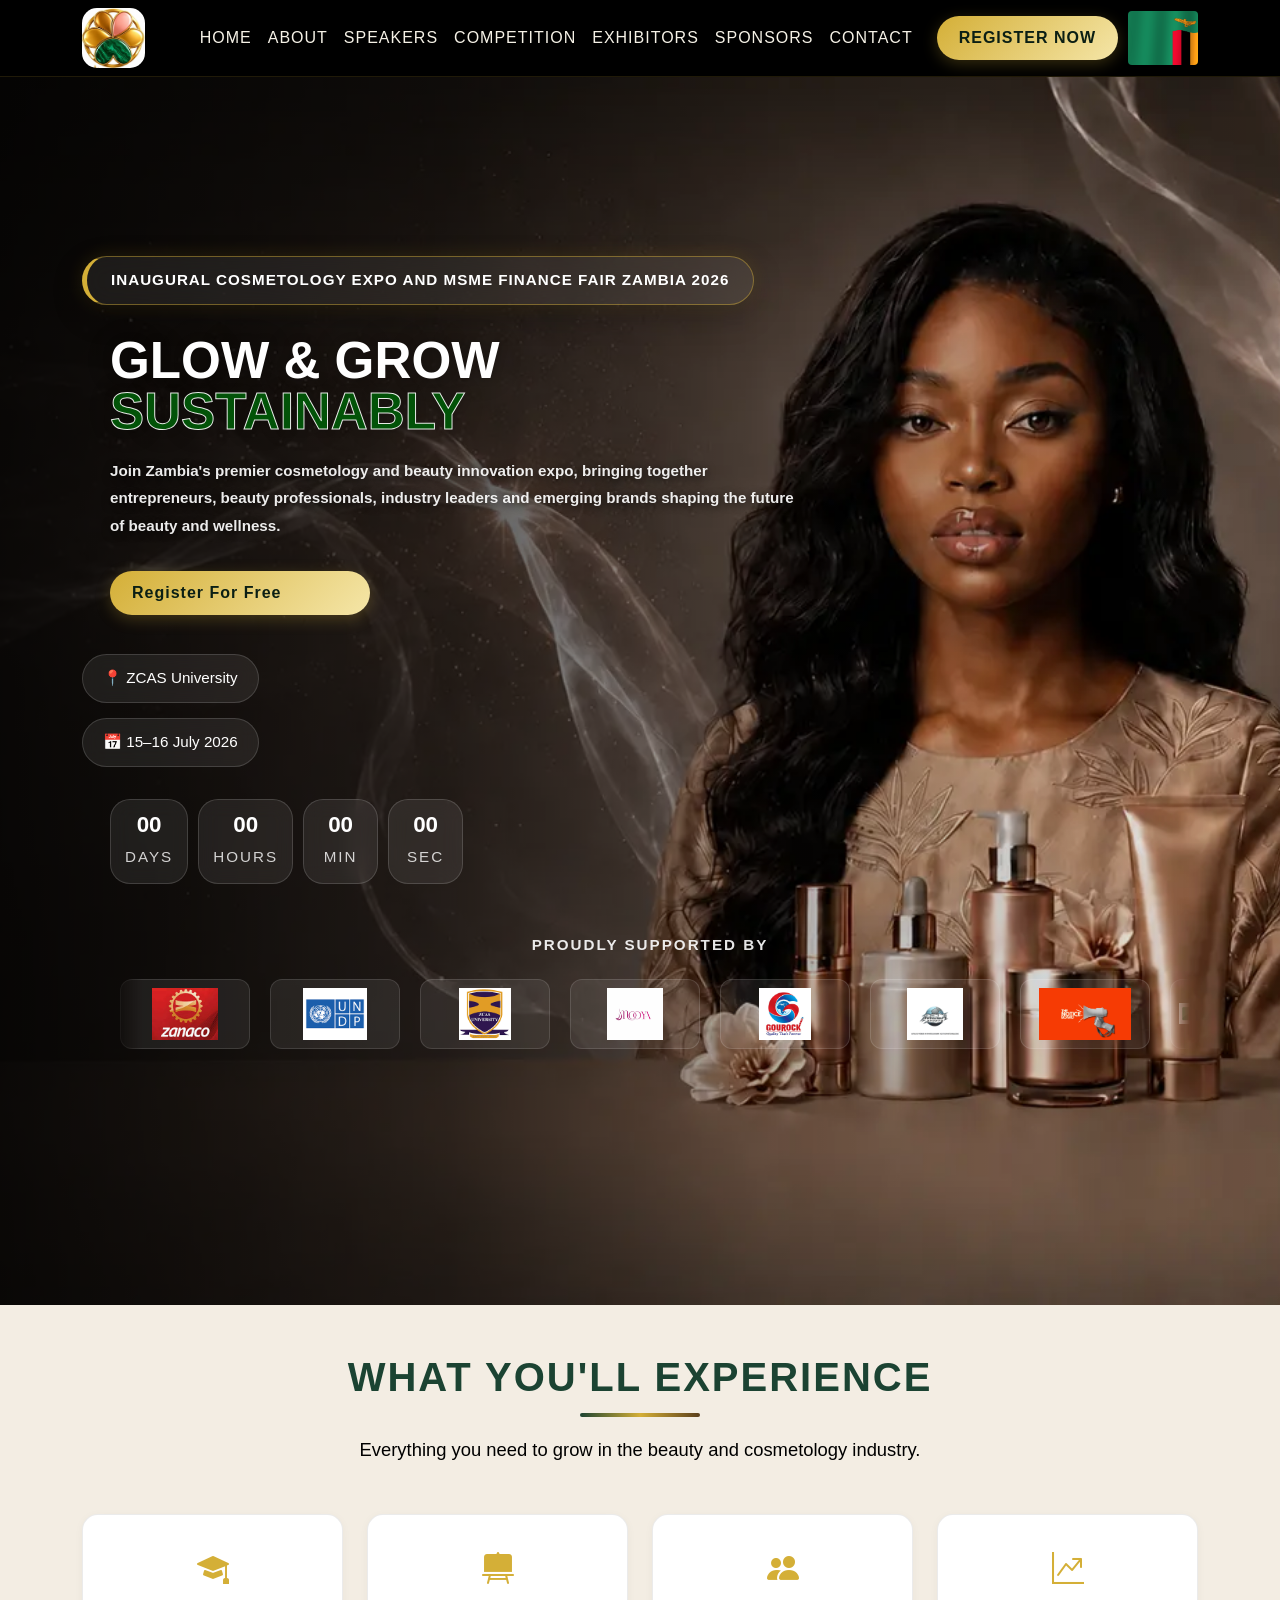
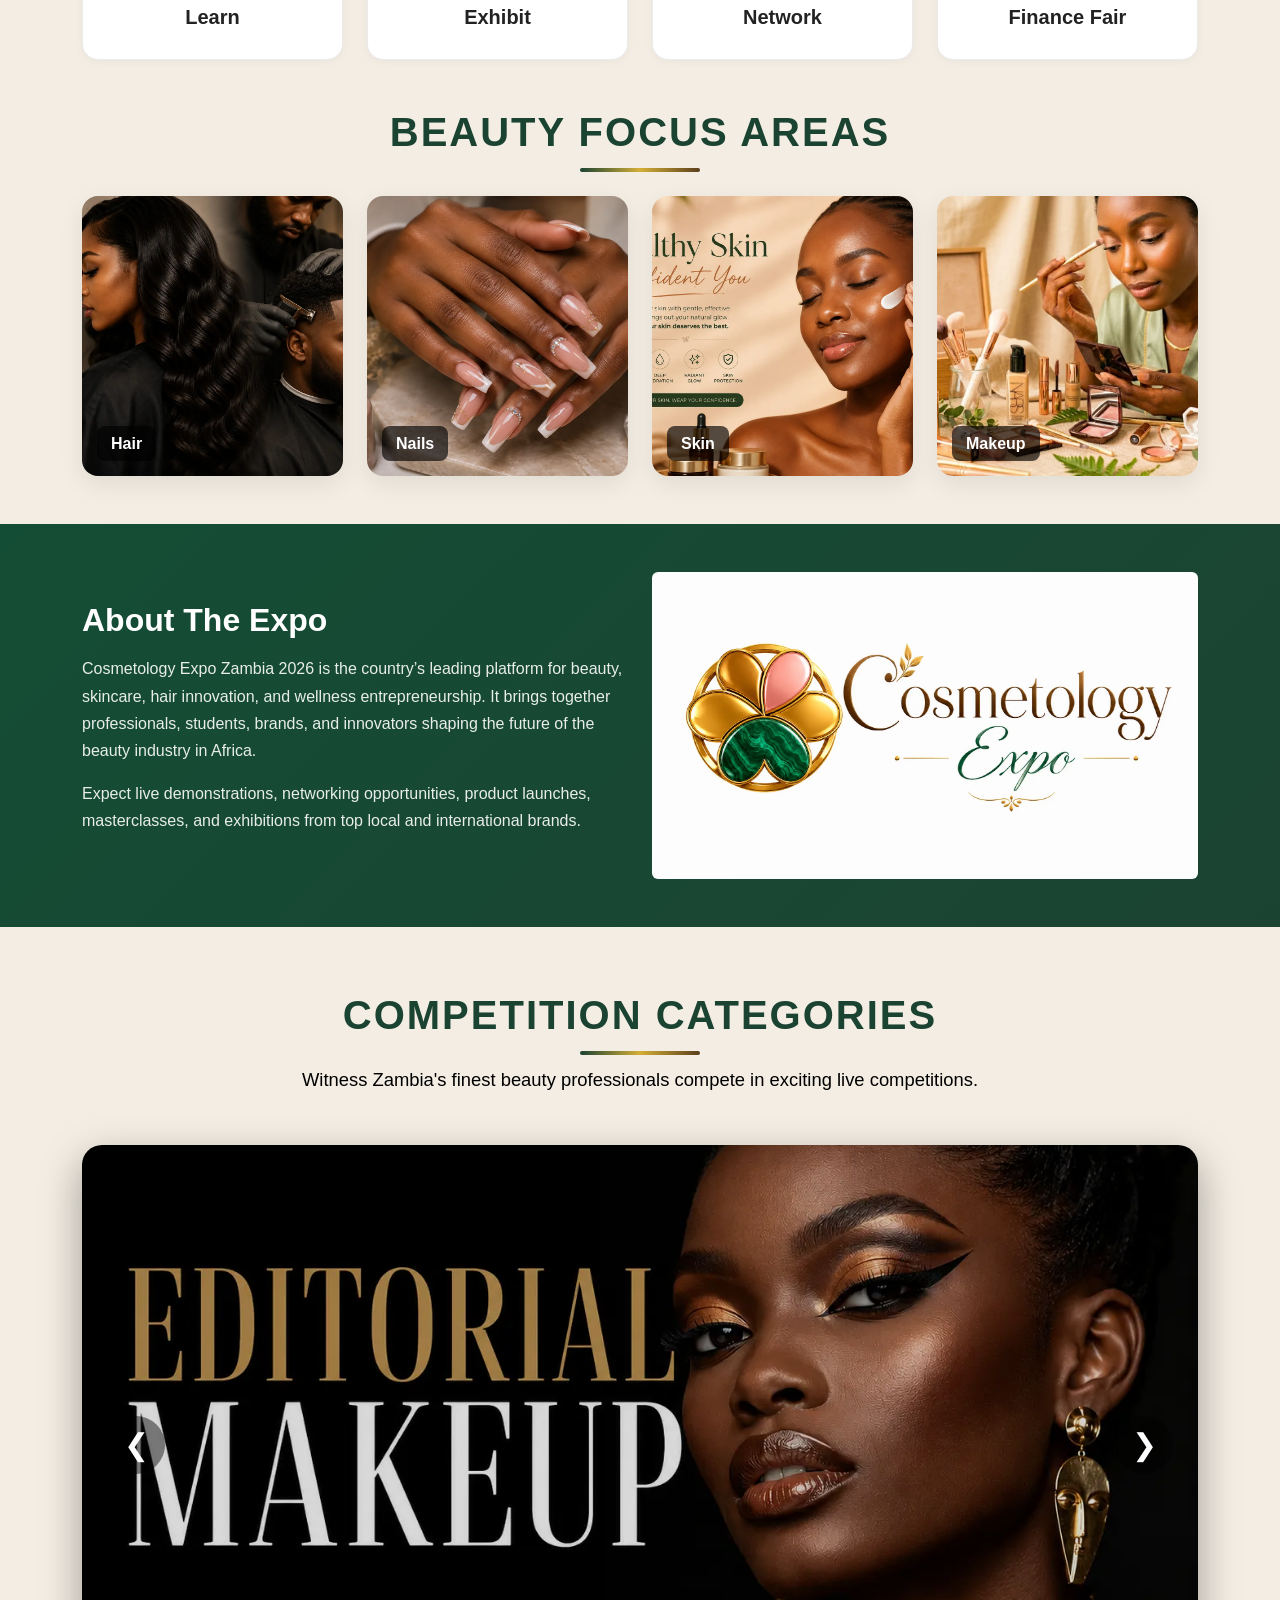
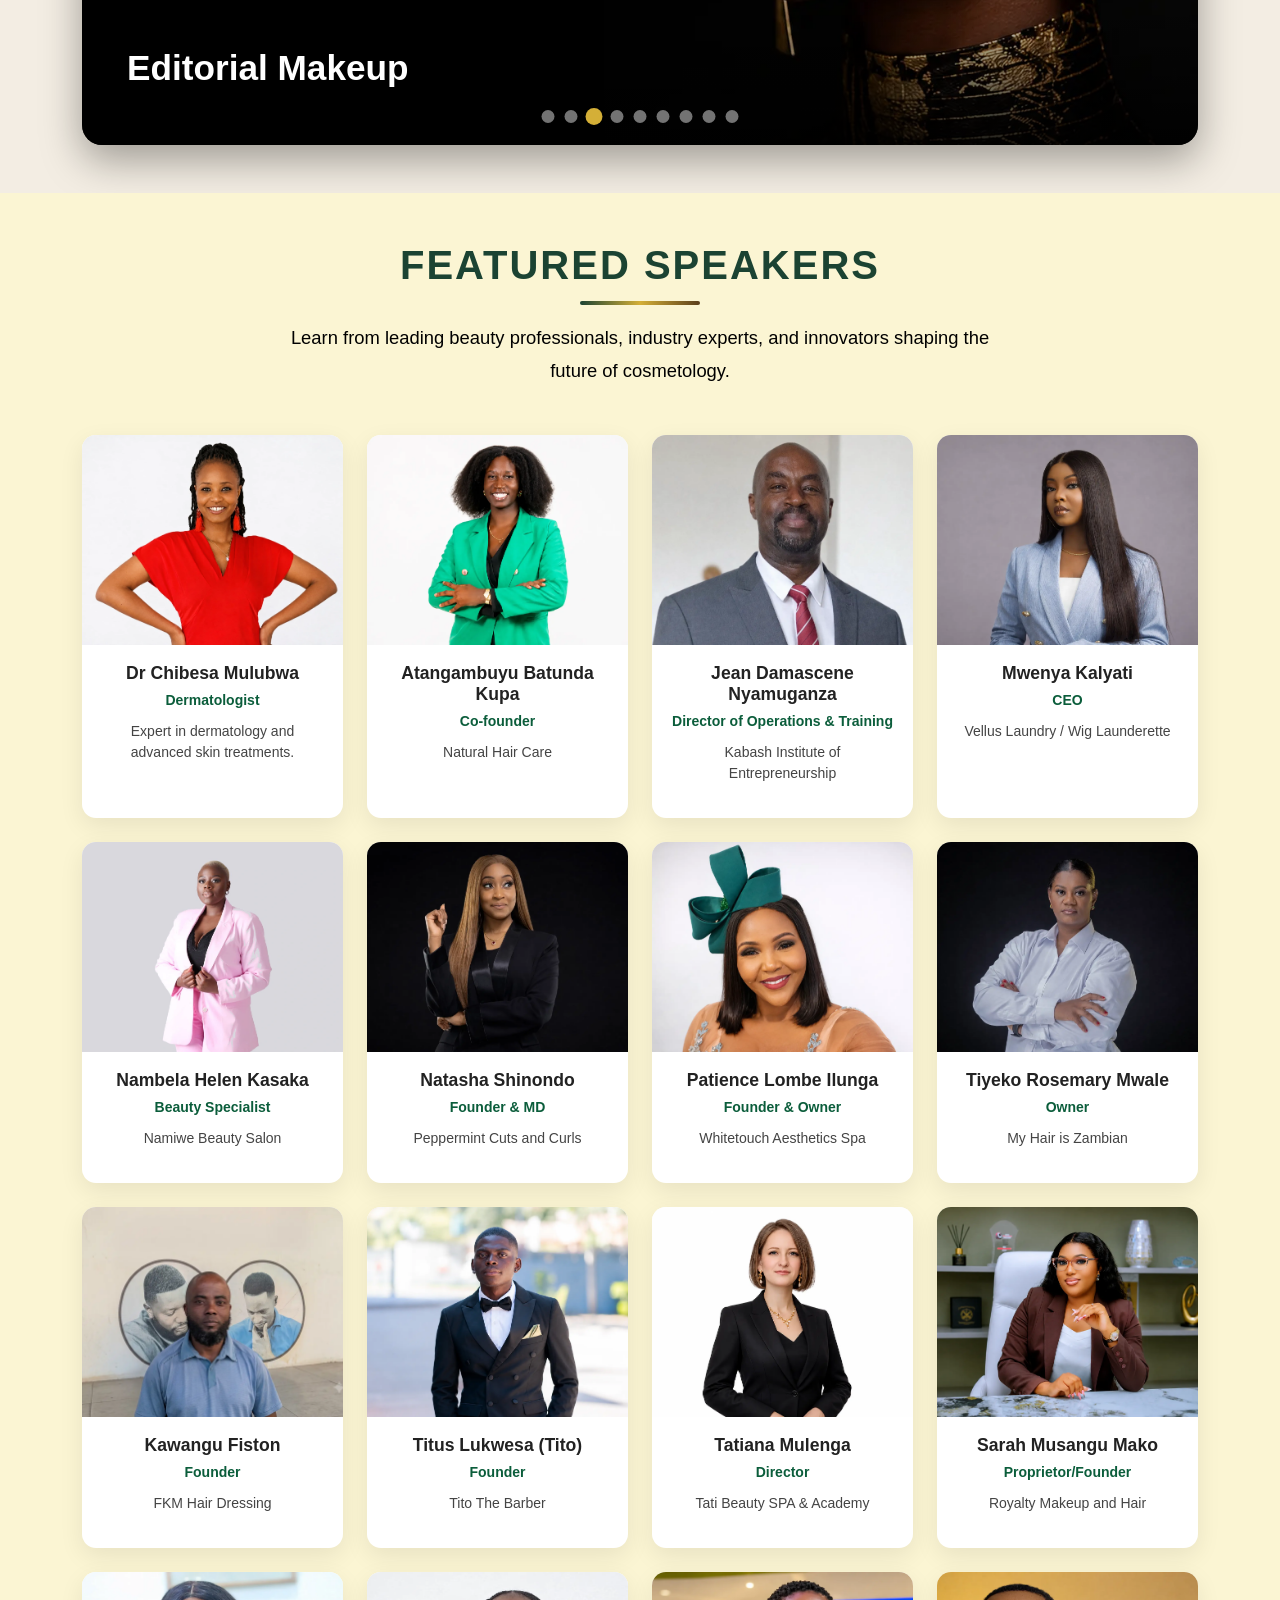
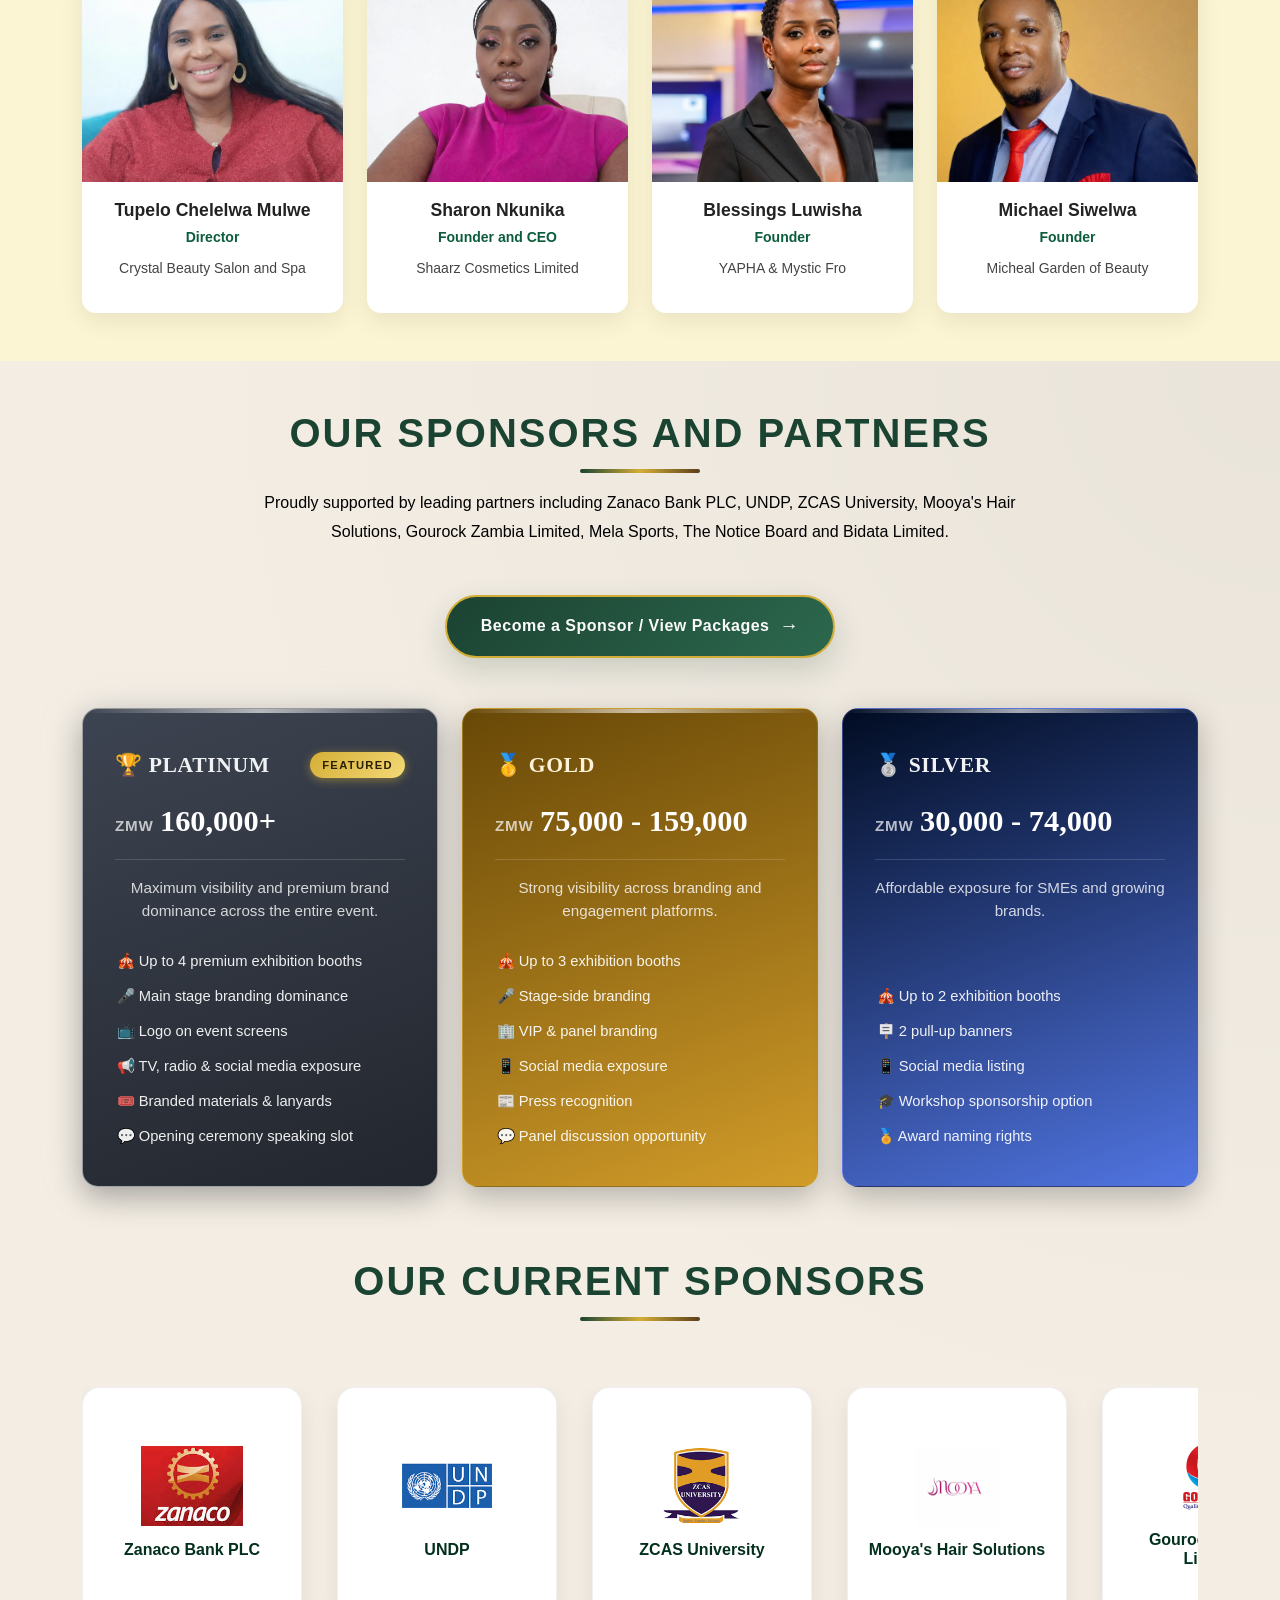
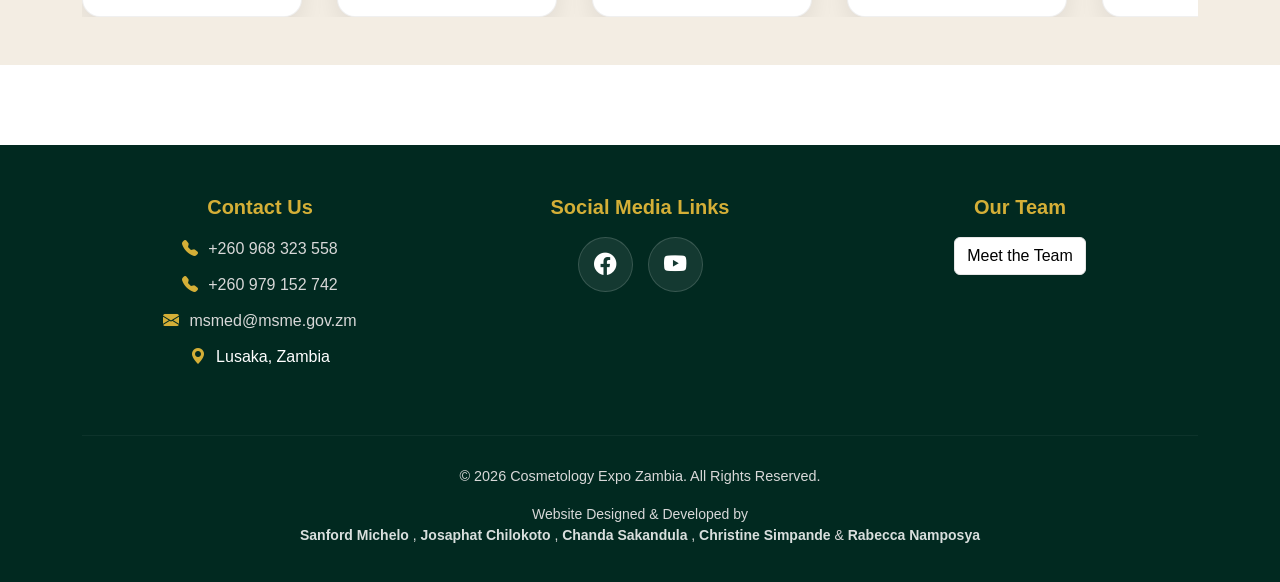
<file: index.html>
<!doctype html>
<html lang="en">
  <head>
    <meta charset="UTF-8" />
    <meta name="viewport" content="width=device-width, initial-scale=1.0" />

    <title>Cosmetology Expo Zambia 2026</title>

    <link
      href="https://cdn.jsdelivr.net/npm/bootstrap@5.3.8/dist/css/bootstrap.min.css"
      rel="stylesheet"
      integrity="sha384-sRIl4kxILFvY47J16cr9ZwB07vP4J8+LH7qKQnuqkuIAvNWLzeN8tE5YBujZqJLB"
      crossorigin="anonymous"
    />

    <link
      href="https://cdn.jsdelivr.net/npm/bootstrap-icons@1.11.3/font/bootstrap-icons.css"
      rel="stylesheet"
    />
    <link rel="stylesheet" href="style.css" />
    <link rel="stylesheet" href="footer.css" />
  </head>
  <body>
    <!-- NAVBAR -->
    <nav class="navbar navbar-expand-lg navbar-dark fixed-top">
      <div class="container">
        <!-- Logo -->
        <a class="navbar-brand" href="index.html">
          <img
            src="images/logo.jpg"
            alt="SME Expo 2026 Logo"
            class="navbar-logo"
          />
        </a>

        <!-- Mobile Toggle -->
        <button
          class="navbar-toggler"
          type="button"
          data-bs-toggle="collapse"
          data-bs-target="#nav"
          aria-controls="nav"
          aria-expanded="false"
          aria-label="Toggle navigation"
        >
          <span class="navbar-toggler-icon"></span>
        </button>

        <!-- Navigation -->
        <div class="collapse navbar-collapse" id="nav">
          <ul class="navbar-nav ms-auto">
            <li class="nav-item">
              <a class="nav-link" href="index.html">HOME</a>
            </li>

            <li class="nav-item">
              <a class="nav-link" href="about_page/about.html">ABOUT</a>
            </li>

            <li class="nav-item">
              <a class="nav-link" href="#speakers">SPEAKERS</a>
            </li>

            <li class="nav-item">
              <a class="nav-link" href="competition_page/competition.html">
                COMPETITION
              </a>
            </li>

            <li class="nav-item">
              <a class="nav-link" href="exhibitor_page/exhibitor.html">
                EXHIBITORS
              </a>
            </li>

            <li class="nav-item">
              <a class="nav-link" href="sponsor_page/sponsor.html">
                SPONSORS
              </a>
            </li>

            <li class="nav-item">
              <a class="nav-link" href="#contact">CONTACT</a>
            </li>
          </ul>

          <!-- REGISTER + FLAG -->
          <a
            href="register_page/register.html"
            class="ms-lg-3 register-wrapper"
          >
            <button class="btn pink-btn text-white">REGISTER NOW</button>

            <!-- Zambian Flag -->
            <img
              src="images/zambia_flag_waving_loop.gif"
              alt="Zambia Flag"
              class="zambia-flag"
            />
          </a>
        </div>
      </div>
    </nav>
    <!-- HERO SECTION -->
    <section id="home" class="hero">
      <div class="container">
        <div class="hero-content">
          <div class="hero-tag">
            Inaugural Cosmetology EXPO and MSME Finance Fair Zambia 2026
          </div>

          <div class="hero-heading">
            <h1 class="hero-title">
              Glow & Grow
              <span class="hero-outline">Sustainably</span>
            </h1>

            <p class="hero-description">
              Join Zambia's premier cosmetology and beauty innovation expo,
              bringing together entrepreneurs, beauty professionals, industry
              leaders and emerging brands shaping the future of beauty and
              wellness.
            </p>

            <div class="hero-actions">
              <a href="register_page/register.html" class="hero-btn">
                Register For Free
              </a>
            </div>
          </div>

          <div class="hero-info">
            <div class="info-pill">📍 ZCAS University</div>
            <div class="info-pill">📅 15–16 July 2026</div>
          </div>

          <!-- COUNTDOWN -->
          <div class="countdown-card">
            <div class="time-box">
              <span id="days">27</span>
              <small>Days</small>
            </div>

            <div class="time-box">
              <span id="hours">05</span>
              <small>Hours</small>
            </div>

            <div class="time-box">
              <span id="minutes">38</span>
              <small>Min</small>
            </div>

            <div class="time-box">
              <span id="seconds">78</span>
              <small>Sec</small>
            </div>
          </div>
          <!-- SPONSORS -->
          <div class="hero-sponsors">
            <p class="hero-sponsors-title">Proudly Supported By</p>

            <div class="hero-sponsors-slider">
              <div class="hero-sponsors-track">
                <!-- ===== FIRST SET ===== -->

                <a
                  href="https://www.zanaco.co.zm"
                  target="_blank"
                  class="hero-sponsor"
                >
                  <img src="images/zanaco.jpg" alt="ZANACO Bank" />
                </a>

                <a
                  href="https://www.undp.org/"
                  target="_blank"
                  class="hero-sponsor"
                >
                  <img src="images/undp.png" alt="UNDP" />
                </a>

                <a
                  href="https://zcasu.edu.zm/"
                  target="_blank"
                  class="hero-sponsor"
                >
                  <img src="images/zicas.png" alt="ZCAS University" />
                </a>

                <a
                  href="https://web.facebook.com/mooyashair"
                  target="_blank"
                  class="hero-sponsor"
                >
                  <img src="images/mooya.png" alt="Mooya's Hair Solutions" />
                </a>

                <a
                  href="https://web.facebook.com/GourockZambiaLtd/?_rdc=1&_rdr#"
                  target="_blank"
                  class="hero-sponsor"
                >
                  <img src="images/gourock.jpg" alt="Gourock Zambia Limited" />
                </a>

                <a
                  href="https://web.facebook.com/yamika.anamela/?_rdc=1&_rdr#"
                  target="_blank"
                  class="hero-sponsor"
                >
                  <img src="images/mela_sports.jpeg" alt="Mela Sports" />
                </a>

                <a
                  href="https://web.facebook.com/thenoticeboardzm/?_rdc=1&_rdr#"
                  target="_blank"
                  class="hero-sponsor"
                >
                  <img
                    src="images/the_notice_board.jpeg"
                    alt="The Notice Board"
                  />
                </a>

                <a
                  href="http://bidata.co.zm"
                  target="_blank"
                  class="hero-sponsor"
                >
                  <img src="images/bidata.png" alt="BiData Limited" />
                </a>

                <!-- ===== DUPLICATE FOR SMOOTH LOOP ===== -->

                <a
                  href="https://www.zanaco.co.zm"
                  target="_blank"
                  class="hero-sponsor"
                >
                  <img src="images/zanaco.jpg" alt="ZANACO Bank" />
                </a>

                <a
                  href="https://www.undp.org/"
                  target="_blank"
                  class="hero-sponsor"
                >
                  <img src="images/undp.png" alt="UNDP" />
                </a>

                <a
                  href="https://zcasu.edu.zm/"
                  target="_blank"
                  class="hero-sponsor"
                >
                  <img src="images/zicas.png" alt="ZCAS University" />
                </a>

                <a
                  href="https://web.facebook.com/mooyashair"
                  target="_blank"
                  class="hero-sponsor"
                >
                  <img src="images/mooya.png" alt="Mooya's Hair Solutions" />
                </a>

                <a
                  href="https://web.facebook.com/GourockZambiaLtd/?_rdc=1&_rdr#"
                  target="_blank"
                  class="hero-sponsor"
                >
                  <img src="images/gourock.jpg" alt="Gourock Zambia Limited" />
                </a>

                <a
                  href="https://web.facebook.com/yamika.anamela/?_rdc=1&_rdr#"
                  target="_blank"
                  class="hero-sponsor"
                >
                  <img src="images/mela_sports.jpeg" alt="Mela Sports" />
                </a>

                <a
                  href="https://web.facebook.com/thenoticeboardzm/?_rdc=1&_rdr#"
                  target="_blank"
                  class="hero-sponsor"
                >
                  <img
                    src="images/the_notice_board.jpeg"
                    alt="The Notice Board"
                  />
                </a>

                <a
                  href="http://bidata.co.zm"
                  target="_blank"
                  class="hero-sponsor"
                >
                  <img src="images/bidata.png" alt="BiData Limited" />
                </a>
              </div>
            </div>
          </div>
        </div>
      </div>
    </section>
    <!-- VALUE SECTION (Learn • Exhibit • Network • Grow) -->
    <section class="value-section py-5">
      <div class="container text-center">
        <h2 class="expo-title mb-3">What You'll Experience</h2>

        <p class="expo-subtitle mb-5">
          Everything you need to grow in the beauty and cosmetology industry.
        </p>
        <!-- 4 CORE WORDS -->
        <div class="row g-4 mb-5">
          <div class="col-md-3 col-6">
            <div class="value-box">
              <i class="bi bi-mortarboard-fill"></i>
              <h5>Learn</h5>
            </div>
          </div>

          <div class="col-md-3 col-6">
            <div class="value-box">
              <i class="bi bi-easel2-fill"></i>
              <h5>Exhibit</h5>
            </div>
          </div>

          <div class="col-md-3 col-6">
            <div class="value-box">
              <i class="bi bi-people-fill"></i>
              <h5>Network</h5>
            </div>
          </div>

          <div class="col-md-3 col-6">
            <div class="value-box">
              <i class="bi bi-graph-up-arrow"></i>
              <h5>Finance Fair</h5>
            </div>
          </div>
        </div>
        <!-- BEAUTY CATEGORIES -->
        <h3 class="focus-areas-title mb-4">Beauty Focus Areas</h3>

        <div class="row g-4 justify-content-center">
          <div class="col-12 col-md-6 col-lg-3">
            <div class="beauty-card">
              <img src="images/hair.webp" alt="Hair" />
              <h6>Hair</h6>
            </div>
          </div>

          <div class="col-12 col-md-6 col-lg-3">
            <div class="beauty-card">
              <img src="images/nails.webp" alt="Nails" />
              <h6>Nails</h6>
            </div>
          </div>

          <div class="col-12 col-md-6 col-lg-3">
            <div class="beauty-card">
              <img src="images/skin.webp" alt="Skin" />
              <h6>Skin</h6>
            </div>
          </div>

          <div class="col-12 col-md-6 col-lg-3">
            <div class="beauty-card">
              <img src="images/makeup.webp" alt="Makeup" />
              <h6>Makeup</h6>
            </div>
          </div>
        </div>
      </div>
    </section>

    <!-- HOME ABOUT SECTION -->
    <section id="home-about" class="home-about-section py-5">
      <div class="container">
        <div class="row align-items-center">
          <div class="col-md-6 home-about-content">
            <h2 class="home-about-title mb-3">About The Expo</h2>

            <p class="home-about-text">
              Cosmetology Expo Zambia 2026 is the country’s leading platform for
              beauty, skincare, hair innovation, and wellness entrepreneurship.
              It brings together professionals, students, brands, and innovators
              shaping the future of the beauty industry in Africa.
            </p>

            <p class="home-about-text">
              Expect live demonstrations, networking opportunities, product
              launches, masterclasses, and exhibitions from top local and
              international brands.
            </p>
          </div>
          <div class="col-md-6 home-about-image">
            <img
              src="images/about.webp"
              class="img-fluid rounded home-about-img"
              alt="About Expo"
            />
          </div>
        </div>
      </div>
    </section>
    <!-- ==========================================
     COMPETITION CATEGORIES
========================================== -->
    <section class="competition-section py-5">
      <div class="container">
        <div class="text-center mb-5">
          <h2 class="expo-title mt-3">Competition Categories</h2>

          <p class="expo-subtitle">
            Witness Zambia's finest beauty professionals compete in exciting
            live competitions.
          </p>
        </div>

        <div class="competition-slider">
          <div class="competition-slides">
            <!-- Logo -->
            <div class="competition-slide competition-active">
              <img src="images/about.webp" alt="Bridal Makeup" />
              <div class="competition-slide-content">
                <h3>Cosmetology Expo 2026</h3>
              </div>
            </div>
            <!-- Bridal Makeup -->
            <div class="competition-slide competition-active">
              <img src="images/Bridal_pic.webp" alt="Bridal Makeup" />
              <div class="competition-slide-content">
                <h3>Bridal Makeup</h3>
              </div>
            </div>

            <!-- Editorial Makeup -->
            <div class="competition-slide">
              <img src="images/Editorial_Makeup.webp" alt="Editorial Makeup" />
              <div class="competition-slide-content">
                <h3>Editorial Makeup</h3>
              </div>
            </div>

            <!-- Nail Tech -->
            <div class="competition-slide">
              <img src="images/nail_tech.webp" alt="Nail Technology" />
              <div class="competition-slide-content">
                <h3>Nail Technology</h3>
              </div>
            </div>

            <!-- Barbering -->
            <div class="competition-slide">
              <img src="images/barber.webp" alt="Barbering" />
              <div class="competition-slide-content">
                <h3>Barbering</h3>
              </div>
            </div>

            <!-- Wig Installation -->
            <div class="competition-slide">
              <img src="images/wig.webp" alt="Wig Installation" />
              <div class="competition-slide-content">
                <h3>Wig Installation</h3>
              </div>
            </div>

            <!-- Natural Hair -->
            <div class="competition-slide">
              <img src="images/natural.webp" alt="Natural Hair" />
              <div class="competition-slide-content">
                <h3>Natural Hair</h3>
              </div>
            </div>

            <!-- Hair Braiding -->
            <div class="competition-slide">
              <img src="images/braiding.webp" alt="Hair Braiding" />
              <div class="competition-slide-content">
                <h3>Hair Braiding</h3>
              </div>
            </div>

            <!-- Eyebrow Grooming -->
            <div class="competition-slide">
              <img src="images/eyebrow_grooming.webp" alt="Spa and Massage" />
              <div class="competition-slide-content">
                <h3>Eyebrow Grooming</h3>
              </div>
            </div>
          </div>

          <button class="competition-prev" aria-label="Previous Slide">
            &#10094;
          </button>

          <button class="competition-next" aria-label="Next Slide">
            &#10095;
          </button>

          <div class="competition-dots"></div>
        </div>
      </div>
    </section>
    <!-- SPEAKERS SECTION -->
    <section id="speakers" class="py-5 speakers-section">
      <div class="container text-center">
        <h2 class="expo-title mb-3">Featured Speakers</h2>

        <p class="expo-subtitle mb-5">
          Learn from leading beauty professionals, industry experts, and
          innovators shaping the future of cosmetology.
        </p>

        <div class="row g-4">
          <!-- Speaker 1 -->
          <div class="col-lg-3 col-md-6 col-sm-12">
            <div class="speaker-card">
              <img src="images/chibesa.webp" alt="Dr Chibesa Mulubwa" />
              <div class="speaker-info">
                <h5>Dr Chibesa Mulubwa</h5>
                <small>Dermatologist</small>
                <p>Expert in dermatology and advanced skin treatments.</p>
              </div>
            </div>
          </div>

          <!-- Speaker 2 -->
          <div class="col-lg-3 col-md-6 col-sm-12">
            <div class="speaker-card">
              <img
                src="images/antangambuyu.webp"
                alt="Atangambuyu Batunda Kupa"
              />
              <div class="speaker-info">
                <h5>Atangambuyu Batunda Kupa</h5>
                <small>Co-founder</small>
                <p>Natural Hair Care</p>
              </div>
            </div>
          </div>

          <!-- Speaker 3 -->
          <div class="col-lg-3 col-md-6 col-sm-12">
            <div class="speaker-card">
              <img src="images/jean.webp" alt="Jean Damascene Nyamuganza" />
              <div class="speaker-info">
                <h5>Jean Damascene Nyamuganza</h5>
                <small>Director of Operations & Training</small>
                <p>Kabash Institute of Entrepreneurship</p>
              </div>
            </div>
          </div>

          <!-- Speaker 4 -->
          <div class="col-lg-3 col-md-6 col-sm-12">
            <div class="speaker-card">
              <img src="images/mwenya.webp" alt="Mwenya Kalyati" />
              <div class="speaker-info">
                <h5>Mwenya Kalyati</h5>
                <small>CEO</small>
                <p>Vellus Laundry / Wig Launderette</p>
              </div>
            </div>
          </div>

          <!-- Speaker 5 -->
          <div class="col-lg-3 col-md-6 col-sm-12">
            <div class="speaker-card">
              <img src="images/nambela.webp" alt="Nambela Helen Kasaka" />
              <div class="speaker-info">
                <h5>Nambela Helen Kasaka</h5>
                <small>Beauty Specialist</small>
                <p>Namiwe Beauty Salon</p>
              </div>
            </div>
          </div>

          <!-- Speaker 6 -->
          <div class="col-lg-3 col-md-6 col-sm-12">
            <div class="speaker-card">
              <img src="images/natasha.webp" alt="Natasha Shinondo" />
              <div class="speaker-info">
                <h5>Natasha Shinondo</h5>
                <small>Founder & MD</small>
                <p>Peppermint Cuts and Curls</p>
              </div>
            </div>
          </div>

          <!-- Speaker 7 -->
          <div class="col-lg-3 col-md-6 col-sm-12">
            <div class="speaker-card">
              <img src="images/patience.webp" alt="Patience Lombe Ilunga" />
              <div class="speaker-info">
                <h5>Patience Lombe Ilunga</h5>
                <small>Founder & Owner</small>
                <p>Whitetouch Aesthetics Spa</p>
              </div>
            </div>
          </div>

          <!-- Speaker 8 -->
          <div class="col-lg-3 col-md-6 col-sm-12">
            <div class="speaker-card">
              <img src="images/rosemary.webp" alt="Tiyeko Rosemary Mwale" />
              <div class="speaker-info">
                <h5>Tiyeko Rosemary Mwale</h5>
                <small>Owner</small>
                <p>My Hair is Zambian</p>
              </div>
            </div>
          </div>

          <!-- Speaker 9 -->
          <div class="col-lg-3 col-md-6 col-sm-12">
            <div class="speaker-card">
              <img src="images/fiston.webp" alt="Kawangu Fiston" />
              <div class="speaker-info">
                <h5>Kawangu Fiston</h5>
                <small>Founder</small>
                <p>FKM Hair Dressing</p>
              </div>
            </div>
          </div>

          <!-- Speaker 10 -->
          <div class="col-lg-3 col-md-6 col-sm-12">
            <div class="speaker-card">
              <img src="images/titus.webp" alt="Titus Lukwesa" />
              <div class="speaker-info">
                <h5>Titus Lukwesa (Tito)</h5>
                <small>Founder</small>
                <p>Tito The Barber</p>
              </div>
            </div>
          </div>

          <!-- Speaker 11 -->
          <div class="col-lg-3 col-md-6 col-sm-12">
            <div class="speaker-card">
              <img src="images/tatiana.webp" alt="Tatiana Mulenga" />
              <div class="speaker-info">
                <h5>Tatiana Mulenga</h5>
                <small>Director</small>
                <p>Tati Beauty SPA & Academy</p>
              </div>
            </div>
          </div>

          <!-- Speaker 12 -->
          <div class="col-lg-3 col-md-6 col-sm-12">
            <div class="speaker-card">
              <img src="images/sarah.webp" alt="Tatiana Mulenga" />
              <div class="speaker-info">
                <h5>Sarah Musangu Mako</h5>
                <small>Proprietor/Founder</small>
                <p>Royalty Makeup and Hair</p>
              </div>
            </div>
          </div>
          <!-- Speaker 13 -->
          <div class="col-lg-3 col-md-6 col-sm-12">
            <div class="speaker-card">
              <img src="images/tupelo.webp" alt="Tatiana Mulenga" />
              <div class="speaker-info">
                <h5>Tupelo Chelelwa Mulwe</h5>
                <small>Director</small>
                <p>Crystal Beauty Salon and Spa</p>
              </div>
            </div>
          </div>
          <!-- Speaker 14 -->
          <div class="col-lg-3 col-md-6 col-sm-12">
            <div class="speaker-card">
              <img src="images/sharon.webp" alt="Tatiana Mulenga" />
              <div class="speaker-info">
                <h5>Sharon Nkunika</h5>
                <small>Founder and CEO</small>
                <p>Shaarz Cosmetics Limited</p>
              </div>
            </div>
          </div>
          <!-- Speaker 15 -->
          <div class="col-lg-3 col-md-6 col-sm-12">
            <div class="speaker-card">
              <img src="images/blessings.webp" alt="Blessings Luwisha" />
              <div class="speaker-info">
                <h5>Blessings Luwisha</h5>
                <small>Founder</small>
                <p>YAPHA & Mystic Fro</p>
              </div>
            </div>
          </div>
          <!-- Speaker 16 -->
          <div class="col-lg-3 col-md-6 col-sm-12">
            <div class="speaker-card">
              <img src="images/michael.webp" alt="Michael Siwelwa" />
              <div class="speaker-info">
                <h5>Michael Siwelwa</h5>
                <small>Founder</small>
                <p>Micheal Garden of Beauty</p>
              </div>
            </div>
          </div>
        </div>
      </div>
    </section>
    <!-- =====================================================
     SPONSORS SECTION
===================================================== -->

    <section id="sponsors" class="sponsors-section py-5">
      <div class="container text-center">
        <!-- SECTION TITLE -->
        <h2 class="expo-title mb-3">Our Sponsors and Partners</h2>

        <!-- DESCRIPTION -->
        <p class="sponsor-subtext">
          Proudly supported by leading partners including Zanaco Bank PLC, UNDP,
          ZCAS University, Mooya's Hair Solutions, Gourock Zambia Limited, Mela
          Sports, The Notice Board and Bidata Limited.
        </p>

        <!-- SPONSOR CTA BUTTON -->
        <a href="sponsor_page/sponsor.html" class="expo-sponsor-cta-btn">
          Become a Sponsor / View Packages
        </a>

        <!-- =====================================================
         SPONSORSHIP PACKAGES
    ====================================================== -->

        <div class="row g-4 justify-content-center">
          <!-- PLATINUM PACKAGE -->
          <div class="col-lg-4 col-md-6">
            <div class="package-card platinum featured">
              <div class="package-header">
                <span class="package-label">🏆 PLATINUM</span>
                <span class="package-tag">FEATURED</span>
              </div>

              <div class="package-price">
                <span class="currency">ZMW</span>
                <span class="amount">160,000+</span>
              </div>

              <p class="package-description">
                Maximum visibility and premium brand dominance across the entire
                event.
              </p>

              <div class="package-features">
                <div class="feature">🎪 Up to 4 premium exhibition booths</div>
                <div class="feature">🎤 Main stage branding dominance</div>
                <div class="feature">📺 Logo on event screens</div>
                <div class="feature">📢 TV, radio & social media exposure</div>
                <div class="feature">🎟️ Branded materials & lanyards</div>
                <div class="feature">💬 Opening ceremony speaking slot</div>
              </div>
            </div>
          </div>

          <!-- GOLD PACKAGE -->
          <div class="col-lg-4 col-md-6">
            <div class="package-card gold">
              <div class="package-header">
                <span class="package-label">🥇 GOLD</span>
              </div>

              <div class="package-price">
                <span class="currency">ZMW</span>
                <span class="amount">75,000 - 159,000</span>
              </div>

              <p class="package-description">
                Strong visibility across branding and engagement platforms.
              </p>

              <div class="package-features">
                <div class="feature">🎪 Up to 3 exhibition booths</div>
                <div class="feature">🎤 Stage-side branding</div>
                <div class="feature">🏢 VIP & panel branding</div>
                <div class="feature">📱 Social media exposure</div>
                <div class="feature">📰 Press recognition</div>
                <div class="feature">💬 Panel discussion opportunity</div>
              </div>
            </div>
          </div>

          <!-- SILVER PACKAGE -->
          <div class="col-lg-4 col-md-6">
            <div class="package-card silver">
              <div class="package-header">
                <span class="package-label">🥈 SILVER</span>
              </div>

              <div class="package-price">
                <span class="currency">ZMW</span>
                <span class="amount">30,000 - 74,000</span>
              </div>

              <p class="package-description">
                Affordable exposure for SMEs and growing brands.
              </p>

              <div class="package-features">
                <div class="feature">🎪 Up to 2 exhibition booths</div>
                <div class="feature">🪧 2 pull-up banners</div>
                <div class="feature">📱 Social media listing</div>
                <div class="feature">🎓 Workshop sponsorship option</div>
                <div class="feature">🏅 Award naming rights</div>
              </div>
            </div>
          </div>
        </div>

        <!-- =====================================================
         CURRENT SPONSORS SLIDER
    ====================================================== -->

        <h2 class="expo-title sponsors-title mb-3">Our Current Sponsors</h2>

        <div class="sponsor-slider">
          <div class="sponsor-track">
            <!-- ZANACO -->
            <a
              href="https://www.zanaco.co.zm"
              target="_blank"
              class="sponsor-card zanaco"
            >
              <img src="images/zanaco.jpg" alt="ZANACO Bank" />

              <h6>Zanaco Bank PLC</h6>
            </a>

            <!-- UNDP -->
            <a
              href="https://www.undp.org/"
              target="_blank"
              class="sponsor-card undp"
            >
              <img src="images/undp.png" alt="UNDP" />

              <h6>UNDP</h6>
            </a>

            <!-- ZCAS -->
            <a
              href="https://zcasu.edu.zm/"
              target="_blank"
              class="sponsor-card zcas"
            >
              <img src="images/zicas.png" alt="ZCAS University" />

              <h6>ZCAS University</h6>
            </a>

            <!-- MOOYA -->
            <a
              href="https://web.facebook.com/mooyashair"
              target="_blank"
              class="sponsor-card"
            >
              <img src="images/mooya.png" alt="Mooya" />

              <h6>Mooya's Hair Solutions</h6>
            </a>

            <!-- GOUROCK -->
            <a
              href="https://web.facebook.com/GourockZambiaLtd/?_rdc=1&_rdr#"
              target="_blank"
              class="sponsor-card"
            >
              <img src="images/gourock.jpg" alt="Gourock" />

              <h6>Gourock Zambia Limited</h6>
            </a>

            <!-- MELA SPORTS -->
            <a
              href="https://web.facebook.com/yamika.anamela/?_rdc=1&_rdr#"
              target="_blank"
              class="sponsor-card"
            >
              <img src="images/mela_sports.jpeg" alt="MELA Sports" />

              <h6>MELA Sports</h6>
            </a>

            <!-- NOTICE BOARD -->
            <a
              href="https://web.facebook.com/thenoticeboardzm/?_rdc=1&_rdr#"
              target="_blank"
              class="sponsor-card"
            >
              <img src="images/the_notice_board.jpeg" alt="The Notice Board" />

              <h6>The Notice Board</h6>
            </a>

            <!-- BIDATA -->
            <a href="http://bidata.co.zm/" target="_blank" class="sponsor-card">
              <img src="images/bidata.png" alt="Bidata Limited" />

              <h6>Bidata Limited</h6>
            </a>
            <!-- LOOP DUPLICATE (FOR INFINITE SLIDER) -->

            <a
              href="https://www.zanaco.co.zm"
              target="_blank"
              class="sponsor-card"
            >
              <img src="images/zanaco.jpg" alt="ZANACO Bank" />
              <h6>Zanaco Bank PLC</h6>
            </a>

            <a
              href="https://www.undp.org/"
              target="_blank"
              class="sponsor-card"
            >
              <img src="images/undp.png" alt="UNDP" />
              <h6>UNDP</h6>
            </a>

            <a
              href="https://zcasu.edu.zm/"
              target="_blank"
              class="sponsor-card"
            >
              <img src="images/zicas.png" alt="ZCAS University" />
              <h6>ZCAS University</h6>
            </a>

            <a
              href="https://web.facebook.com/mooyashair"
              target="_blank"
              class="sponsor-card"
            >
              <img src="images/mooya.png" alt="Mooya" />
              <h6>Mooya's Hair Solutions</h6>
            </a>

            <a
              href="https://web.facebook.com/GourockZambiaLtd/?_rdc=1&_rdr#"
              target="_blank"
              class="sponsor-card"
            >
              <img src="images/gourock.jpg" alt="Gourock" />
              <h6>Gourock Zambia Limited</h6>
            </a>

            <a
              href="https://web.facebook.com/yamika.anamela/?_rdc=1&_rdr#"
              target="_blank"
              class="sponsor-card"
            >
              <img src="images/mela_sports.jpeg" alt="MELA Sports" />
              <h6>MELA Sports</h6>
            </a>

            <a
              href="https://web.facebook.com/thenoticeboardzm/?_rdc=1&_rdr#"
              target="_blank"
              class="sponsor-card"
            >
              <img src="images/the_notice_board.jpeg" alt="The Notice Board" />
              <h6>The Notice Board</h6>
            </a>

            <a href="http://bidata.co.zm/" target="_blank" class="sponsor-card">
              <img src="images/bidata.png" alt="Bidata Limited" />
              <h6>Bidata Limited</h6>
            </a>
          </div>
        </div>
      </div>
    </section>
    <!-- FOOTER -->

    <footer class="footer" id="contact">
      <div class="container">
        <div class="row text-center">
          <!-- Contact -->
          <div class="col-md-4 mb-4">
            <h5>Contact Us</h5>

            <div class="contact-item">
              <i class="bi bi-telephone-fill"></i>
              <a href="tel:+260968323558">+260 968 323 558</a>
            </div>

            <div class="contact-item">
              <i class="bi bi-telephone-fill"></i>
              <a href="tel:+260979152742">+260 979 152 742</a>
            </div>

            <div class="contact-item">
              <i class="bi bi-envelope-fill"></i>
              <a href="mailto:msmed@msme.gov.zm">msmed@msme.gov.zm</a>
            </div>

            <div class="contact-item">
              <i class="bi bi-geo-alt-fill"></i>
              <span>Lusaka, Zambia</span>
            </div>
          </div>

          <!-- Social Media -->
          <div class="col-md-4 mb-4">
            <h5>Social Media Links</h5>

            <div class="social-icons">
              <a
                href="https://web.facebook.com/p/Ministry-of-Small-and-Medium-Enterprise-Development-61553670876706/?_rdc=1&_rdr#"
                target="_blank"
              >
                <i class="bi bi-facebook"></i>
              </a>

              <a
                href="https://www.youtube.com/channel/UCl2kdPJ8ve2TBBOpsqI4Zig"
                target="_blank"
              >
                <i class="bi bi-youtube"></i>
              </a>
            </div>
          </div>

          <!-- Team -->
          <div class="col-md-4 mb-4">
            <h5>Our Team</h5>

            <a href="team_page/team.html" class="btn team-btn">
              Meet the Team
            </a>
          </div>
        </div>

        <hr />
        <div class="footer-bottom">
          <p>&copy; 2026 Cosmetology Expo Zambia. All Rights Reserved.</p>

          <p class="developer-credit">
            Website Designed & Developed by
            <br />

            <a href="https://sanfordmichelo.github.io/" target="_blank">
              Sanford Michelo </a
            >,

            <a
              href="https://chiloz.github.io/Chiloz/index.html"
              target="_blank"
            >
              Josaphat Chilokoto </a
            >,

            <a href="https://wa.me/260970012522" target="_blank">
              Chanda Sakandula </a
            >,

            <a href="https://wa.me/260772952588" target="_blank">
              Christine Simpande
            </a>

            &

            <a
              href="https://www.linkedin.com/in/rabecca-namposya-6597ba28b"
              target="_blank"
            >
              Rabecca Namposya
            </a>
          </p>
        </div>
      </div>
    </footer>
    <script src="script.js"></script>
    <script
      src="https://cdn.jsdelivr.net/npm/bootstrap@5.3.8/dist/js/bootstrap.bundle.min.js"
      integrity="sha384-FKyoEForCGlyvwx9Hj09JcYn3nv7wiPVlz7YYwJrWVcXK/BmnVDxM+D2scQbITxI"
      crossorigin="anonymous"
    ></script>
  </body>
</html>
</file>
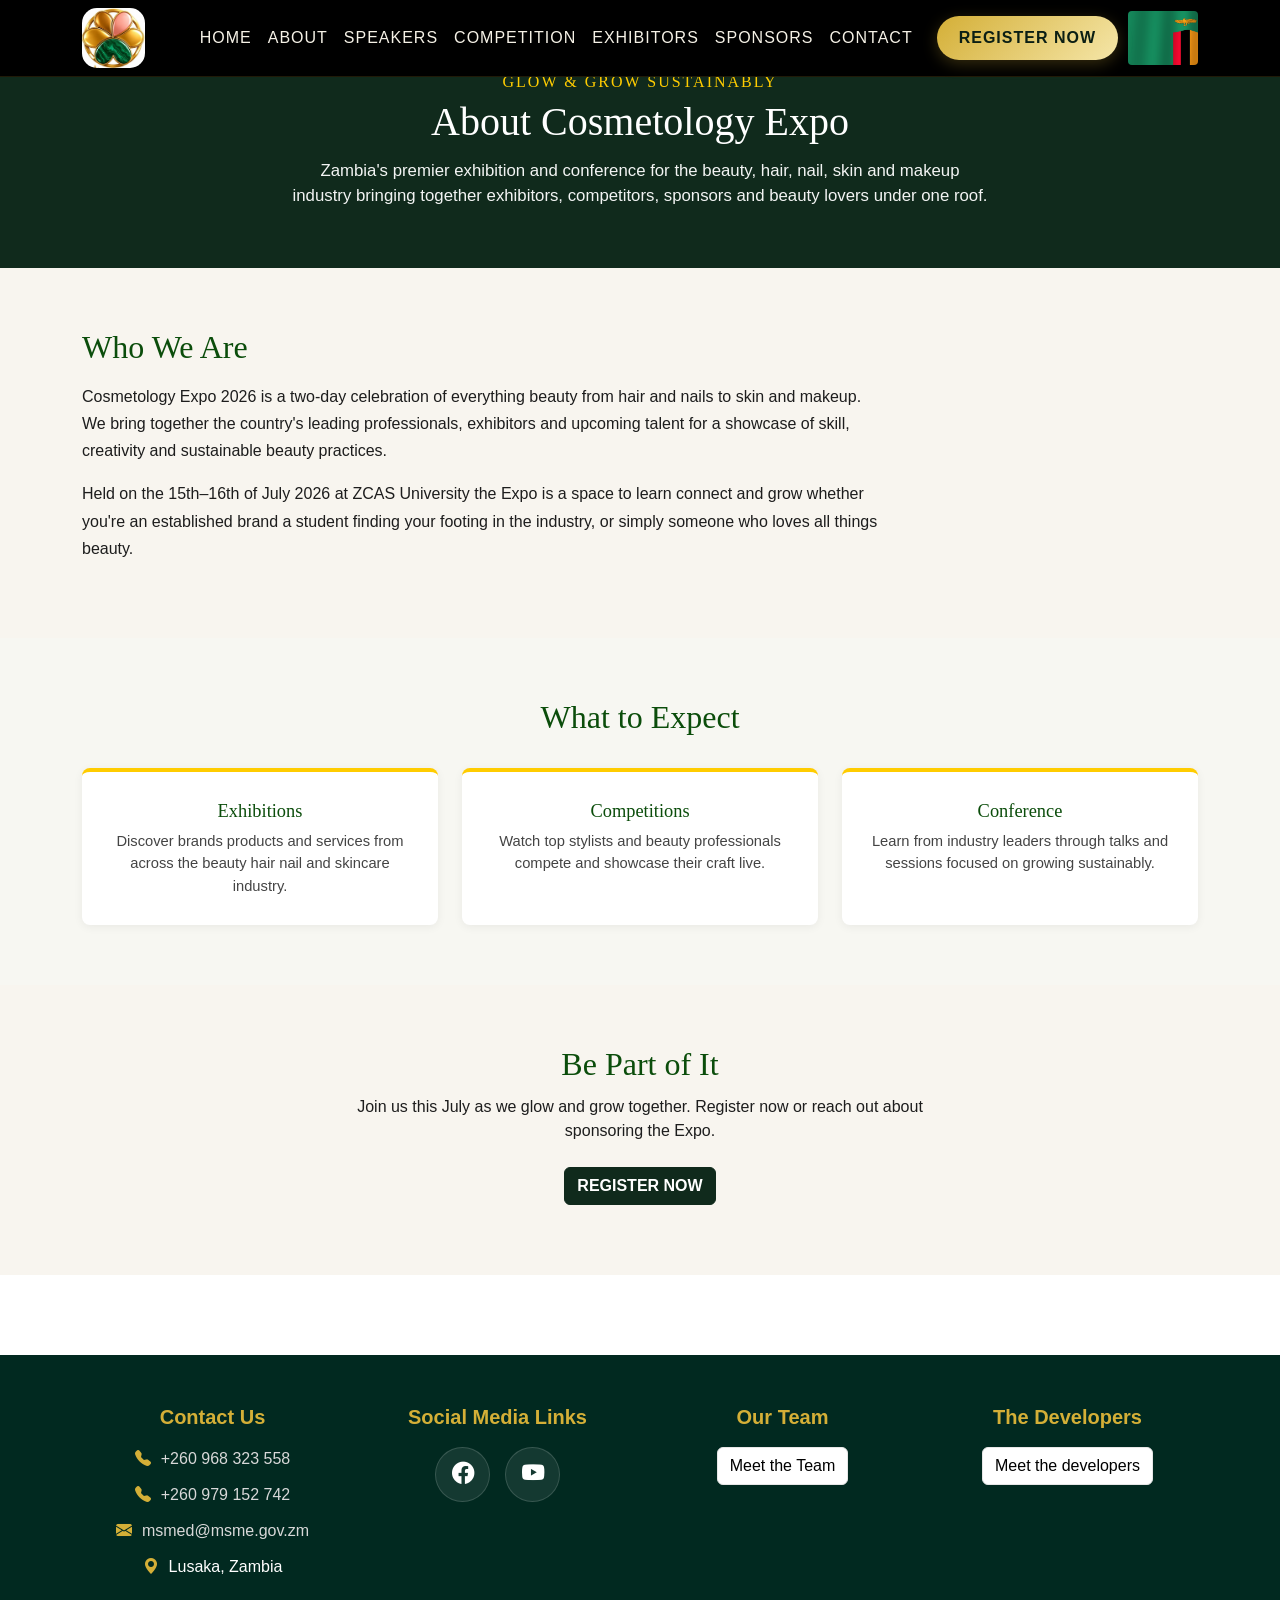
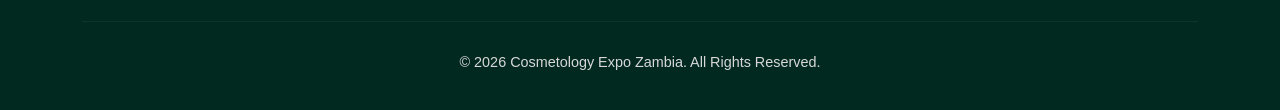
<file: about page/about.html>
<!doctype html>
<html lang="en">
  <head>
    <meta charset="UTF-8" />
    <meta name="viewport" content="width=device-width, initial-scale=1.0" />

    <title>Cosmetology Expo Zambia 2026</title>
    <link
      href="https://cdn.jsdelivr.net/npm/bootstrap@5.3.8/dist/css/bootstrap.min.css"
      rel="stylesheet"
      integrity="sha384-sRIl4kxILFvY47J16cr9ZwB07vP4J8+LH7qKQnuqkuIAvNWLzeN8tE5YBujZqJLB"
      crossorigin="anonymous"
    />

    <link
      href="https://cdn.jsdelivr.net/npm/bootstrap-icons@1.11.3/font/bootstrap-icons.css"
      rel="stylesheet"
    />
    <link rel="stylesheet" href="../style.css" />
    <link rel="stylesheet" href="../footer.css" />
    <link rel="stylesheet" href="about.css" />
  </head>
  <body>
    <!-- NAVBAR -->
    <nav class="navbar navbar-expand-lg navbar-dark fixed-top">
      <div class="container">
        <!-- Logo -->
        <a class="navbar-brand" href="index.html">
          <img
            src="../images/logo.jpg"
            alt="SME Expo 2026 Logo"
            class="navbar-logo"
          />
        </a>

        <!-- Mobile Toggle -->
        <button
          class="navbar-toggler"
          type="button"
          data-bs-toggle="collapse"
          data-bs-target="#nav"
          aria-controls="nav"
          aria-expanded="false"
          aria-label="Toggle navigation"
        >
          <span class="navbar-toggler-icon"></span>
        </button>

        <!-- Navigation -->
        <div class="collapse navbar-collapse" id="nav">
          <ul class="navbar-nav ms-auto">
            <li class="nav-item">
              <a class="nav-link" href="../index.html">HOME</a>
            </li>

            <li class="nav-item">
              <a class="nav-link" href="../about page/about.html">ABOUT</a>
            </li>

            <li class="nav-item">
              <a class="nav-link" href="../index.html#speakers">SPEAKERS</a>
            </li>

            <li class="nav-item">
              <a class="nav-link" href="../competition_page/competition.html">
                COMPETITION
              </a>
            </li>

            <li class="nav-item">
              <a class="nav-link" href="../exhibitor_page/exhibitor.html">
                EXHIBITORS
              </a>
            </li>

            <li class="nav-item">
              <a class="nav-link" href="../sponsor_page/sponsor.html">
                SPONSORS
              </a>
            </li>

            <li class="nav-item">
              <a class="nav-link" href="../index.html#contact">CONTACT</a>
            </li>
          </ul>

          <!-- REGISTER + FLAG -->
          <a
            href="../register_page/register.html"
            class="ms-lg-3 register-wrapper"
          >
            <button class="btn pink-btn text-white">REGISTER NOW</button>

            <!-- Zambian Flag -->
            <img
              src="../images/zambia_flag_waving_loop.gif"
              alt="Zambia Flag"
              class="zambia-flag"
            />
          </a>
        </div>
      </div>
    </nav>
    <!-- END HEADER -->
    <main class="expo-about-page">
      <!-- Hero -->
      <section class="expo-about-hero">
        <div class="container">
          <p class="expo-about-eyebrow">GLOW & GROW SUSTAINABLY</p>
          <h1 class="expo-about-title">About Cosmetology Expo</h1>
          <p class="expo-about-hero-text">
            Zambia's premier exhibition and conference for the beauty, hair,
            nail, skin and makeup industry bringing together exhibitors,
            competitors, sponsors and beauty lovers under one roof.
          </p>
        </div>
      </section>
      <section class="expo-about-story">
        <div class="container">
          <h2 class="expo-about-section-title">Who We Are</h2>
          <p class="expo-about-text">
            Cosmetology Expo 2026 is a two-day celebration of everything beauty
            from hair and nails to skin and makeup. We bring together the
            country's leading professionals, exhibitors and upcoming talent for
            a showcase of skill, creativity and sustainable beauty practices.
          </p>
          <p class="expo-about-text">
            Held on the 15th–16th of July 2026 at ZCAS University the Expo is a
            space to learn connect and grow whether you're an established brand
            a student finding your footing in the industry, or simply someone
            who loves all things beauty.
          </p>
        </div>
      </section>

      <section class="expo-about-highlights">
        <div class="container">
          <h2 class="expo-about-section-title">What to Expect</h2>

          <div class="expo-highlight-grid">
            <div class="expo-highlight-card">
              <h3 class="expo-highlight-title">Exhibitions</h3>
              <p class="expo-highlight-text">
                Discover brands products and services from across the beauty
                hair nail and skincare industry.
              </p>
            </div>

            <div class="expo-highlight-card">
              <h3 class="expo-highlight-title">Competitions</h3>
              <p class="expo-highlight-text">
                Watch top stylists and beauty professionals compete and showcase
                their craft live.
              </p>
            </div>

            <div class="expo-highlight-card">
              <h3 class="expo-highlight-title">Conference</h3>
              <p class="expo-highlight-text">
                Learn from industry leaders through talks and sessions focused
                on growing sustainably.
              </p>
            </div>
          </div>
        </div>
      </section>

      <section class="expo-about-cta">
        <div class="container">
          <h2 class="expo-about-section-title">Be Part of It</h2>

          <p class="expo-about-text">
            Join us this July as we glow and grow together. Register now or
            reach out about sponsoring the Expo.
          </p>

          <a
            href="../register_page/register.html"
            class="btn btn-success expo-about-btn"
          >
            REGISTER NOW
          </a>
        </div>
      </section>
    </main>

    <footer class="footer" id="contact">
      <div class="container">
        <div class="row text-center">
          <div class="col-md-3">
            <h5>Contact Us</h5>

            <div class="contact-item">
              <i class="bi bi-telephone-fill"></i>
              <a href="tel:+260968323558"> +260 968 323 558 </a>
            </div>
            <div class="contact-item">
              <i class="bi bi-telephone-fill"></i>
              <a href="tel:+260979152742">+260 979 152 742 </a>
            </div>

            <div class="contact-item">
              <i class="bi bi-envelope-fill"></i>
              <a href="mailto:msmed@msme.gov.zm">msmed@msme.gov.zm</a>
            </div>

            <div class="contact-item">
              <i class="bi bi-geo-alt-fill"></i>
              <span>Lusaka, Zambia</span>
            </div>
          </div>

          <div class="col-md-3">
            <h5>Social Media Links</h5>

            <div class="social-icons">
              <a
                href="https://web.facebook.com/p/Ministry-of-Small-and-Medium-Enterprise-Development-61553670876706/?_rdc=1&_rdr#"
                target="_blank"
              >
                <i class="bi bi-facebook"></i>
              </a>
              <a
                href="https://www.youtube.com/channel/UCl2kdPJ8ve2TBBOpsqI4Zig"
                target="_blank"
              >
                <i class="bi bi-youtube"></i>
              </a>
            </div>
          </div>

          <div class="col-md-3">
            <h5>Our Team</h5>
            <a href="../team_page/team.html" class="btn team-btn">
              Meet the Team
            </a>
          </div>

          <div class="col-md-3">
            <h5>The Developers</h5>
            <a href="../developers_page/developer.html" class="btn team-btn">
              Meet the developers
            </a>
          </div>
        </div>

        <hr />

        <div class="footer-bottom">
          <p>© 2026 Cosmetology Expo Zambia. All Rights Reserved.</p>
        </div>
      </div>
    </footer>

    <script
      src="https://cdn.jsdelivr.net/npm/bootstrap@5.3.8/dist/js/bootstrap.bundle.min.js"
      integrity="sha384-FKyoEForCGlyvwx9Hj09JcYn3nv7wiPVlz7YYwJrWVcXK/BmnVDxM+D2scQbITxI"
      crossorigin="anonymous"
    ></script>
  </body>
</html>
</file>
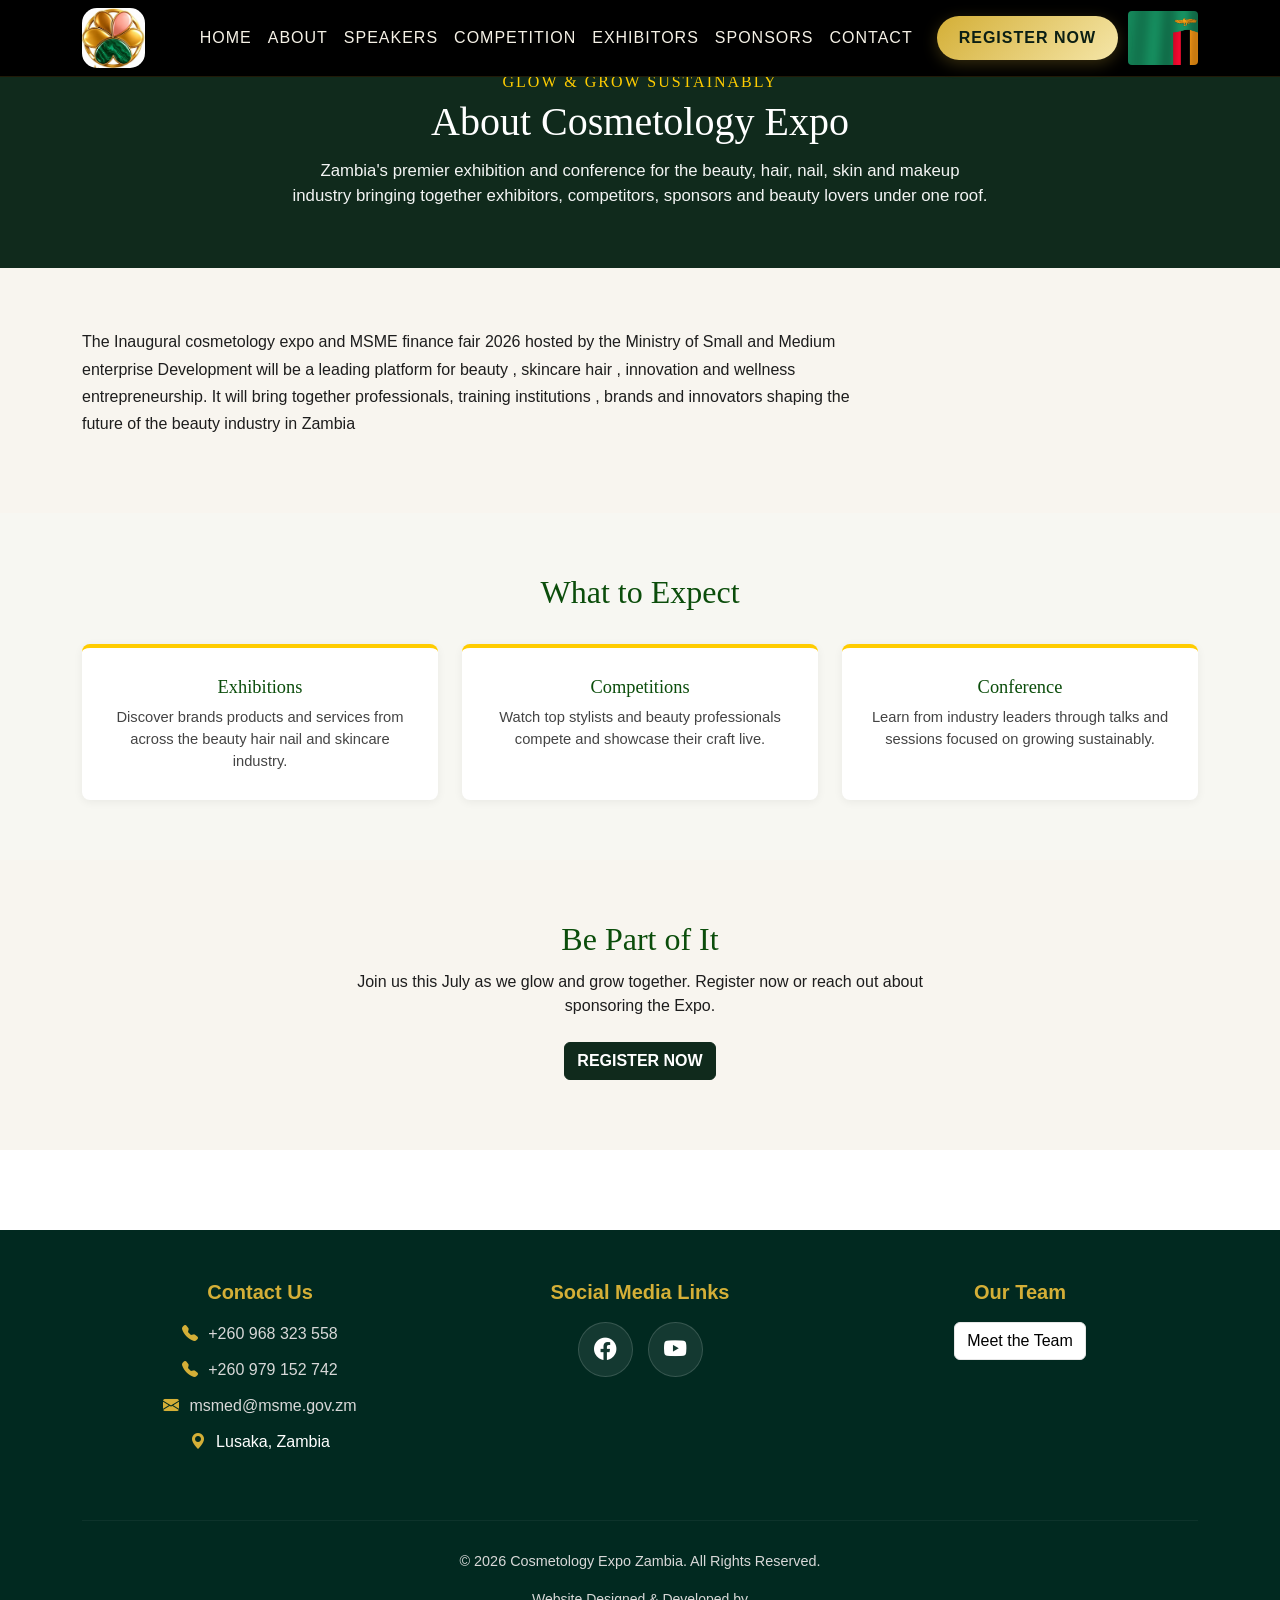
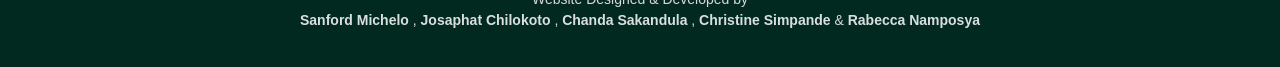
<file: about_page/about.html>
<!doctype html>
<html lang="en">
  <head>
    <meta charset="UTF-8" />
    <meta name="viewport" content="width=device-width, initial-scale=1.0" />

    <title>Cosmetology Expo Zambia 2026</title>
    <link
      href="https://cdn.jsdelivr.net/npm/bootstrap@5.3.8/dist/css/bootstrap.min.css"
      rel="stylesheet"
      integrity="sha384-sRIl4kxILFvY47J16cr9ZwB07vP4J8+LH7qKQnuqkuIAvNWLzeN8tE5YBujZqJLB"
      crossorigin="anonymous"
    />

    <link
      href="https://cdn.jsdelivr.net/npm/bootstrap-icons@1.11.3/font/bootstrap-icons.css"
      rel="stylesheet"
    />
    <link rel="stylesheet" href="../style.css" />
    <link rel="stylesheet" href="../footer.css" />
    <link rel="stylesheet" href="about.css" />
  </head>
  <body>
    <!-- NAVBAR -->
    <nav class="navbar navbar-expand-lg navbar-dark fixed-top">
      <div class="container">
        <!-- Logo -->
        <a class="navbar-brand" href="index.html">
          <img
            src="../images/logo.jpg"
            alt="SME Expo 2026 Logo"
            class="navbar-logo"
          />
        </a>

        <!-- Mobile Toggle -->
        <button
          class="navbar-toggler"
          type="button"
          data-bs-toggle="collapse"
          data-bs-target="#nav"
          aria-controls="nav"
          aria-expanded="false"
          aria-label="Toggle navigation"
        >
          <span class="navbar-toggler-icon"></span>
        </button>

        <!-- Navigation -->
        <div class="collapse navbar-collapse" id="nav">
          <ul class="navbar-nav ms-auto">
            <li class="nav-item">
              <a class="nav-link" href="../index.html">HOME</a>
            </li>

            <li class="nav-item">
              <a class="nav-link" href="../about_page/about.html">ABOUT</a>
            </li>

            <li class="nav-item">
              <a class="nav-link" href="../index.html#speakers">SPEAKERS</a>
            </li>

            <li class="nav-item">
              <a class="nav-link" href="../competition_page/competition.html">
                COMPETITION
              </a>
            </li>

            <li class="nav-item">
              <a class="nav-link" href="../exhibitor_page/exhibitor.html">
                EXHIBITORS
              </a>
            </li>

            <li class="nav-item">
              <a class="nav-link" href="../sponsor_page/sponsor.html">
                SPONSORS
              </a>
            </li>

            <li class="nav-item">
              <a class="nav-link" href="../index.html#contact">CONTACT</a>
            </li>
          </ul>

          <!-- REGISTER + FLAG -->
          <a
            href="../register_page/register.html"
            class="ms-lg-3 register-wrapper"
          >
            <button class="btn pink-btn text-white">REGISTER NOW</button>

            <!-- Zambian Flag -->
            <img
              src="../images/zambia_flag_waving_loop.gif"
              alt="Zambia Flag"
              class="zambia-flag"
            />
          </a>
        </div>
      </div>
    </nav>
    <!-- END HEADER -->
    <main class="expo-about-page">
      <!-- Hero -->
      <section class="expo-about-hero">
        <div class="container">
          <p class="expo-about-eyebrow">GLOW & GROW SUSTAINABLY</p>
          <h1 class="expo-about-title">About Cosmetology Expo</h1>
          <p class="expo-about-hero-text">
            Zambia's premier exhibition and conference for the beauty, hair,
            nail, skin and makeup industry bringing together exhibitors,
            competitors, sponsors and beauty lovers under one roof.
          </p>
        </div>
      </section>
      <section class="expo-about-story">
        <div class="container">
          <p class="expo-about-text">
            The Inaugural cosmetology expo and MSME finance fair 2026 hosted by
            the Ministry of Small and Medium enterprise Development will be a
            leading platform for beauty , skincare hair , innovation and
            wellness entrepreneurship. It will bring together professionals,
            training institutions , brands and innovators shaping the future of
            the beauty industry in Zambia
          </p>
        </div>
      </section>

      <section class="expo-about-highlights">
        <div class="container">
          <h2 class="expo-about-section-title">What to Expect</h2>

          <div class="expo-highlight-grid">
            <div class="expo-highlight-card">
              <h3 class="expo-highlight-title">Exhibitions</h3>
              <p class="expo-highlight-text">
                Discover brands products and services from across the beauty
                hair nail and skincare industry.
              </p>
            </div>

            <div class="expo-highlight-card">
              <h3 class="expo-highlight-title">Competitions</h3>
              <p class="expo-highlight-text">
                Watch top stylists and beauty professionals compete and showcase
                their craft live.
              </p>
            </div>

            <div class="expo-highlight-card">
              <h3 class="expo-highlight-title">Conference</h3>
              <p class="expo-highlight-text">
                Learn from industry leaders through talks and sessions focused
                on growing sustainably.
              </p>
            </div>
          </div>
        </div>
      </section>

      <section class="expo-about-cta">
        <div class="container">
          <h2 class="expo-about-section-title">Be Part of It</h2>

          <p class="expo-about-text">
            Join us this July as we glow and grow together. Register now or
            reach out about sponsoring the Expo.
          </p>

          <a
            href="../register_page/register.html"
            class="btn btn-success expo-about-btn"
          >
            REGISTER NOW
          </a>
        </div>
      </section>
    </main>
    <footer class="footer" id="contact">
      <div class="container">
        <div class="row text-center">
          <!-- Contact -->
          <div class="col-md-4 mb-4">
            <h5>Contact Us</h5>

            <div class="contact-item">
              <i class="bi bi-telephone-fill"></i>
              <a href="tel:+260968323558">+260 968 323 558</a>
            </div>

            <div class="contact-item">
              <i class="bi bi-telephone-fill"></i>
              <a href="tel:+260979152742">+260 979 152 742</a>
            </div>

            <div class="contact-item">
              <i class="bi bi-envelope-fill"></i>
              <a href="mailto:msmed@msme.gov.zm">msmed@msme.gov.zm</a>
            </div>

            <div class="contact-item">
              <i class="bi bi-geo-alt-fill"></i>
              <span>Lusaka, Zambia</span>
            </div>
          </div>

          <!-- Social Media -->
          <div class="col-md-4 mb-4">
            <h5>Social Media Links</h5>

            <div class="social-icons">
              <a
                href="https://web.facebook.com/p/Ministry-of-Small-and-Medium-Enterprise-Development-61553670876706/?_rdc=1&_rdr#"
                target="_blank"
              >
                <i class="bi bi-facebook"></i>
              </a>

              <a
                href="https://www.youtube.com/channel/UCl2kdPJ8ve2TBBOpsqI4Zig"
                target="_blank"
              >
                <i class="bi bi-youtube"></i>
              </a>
            </div>
          </div>

          <!-- Team -->
          <div class="col-md-4 mb-4">
            <h5>Our Team</h5>

            <a href="../team_page/team.html" class="btn team-btn">
              Meet the Team
            </a>
          </div>
        </div>

        <hr />

        <div class="footer-bottom">
          <p>&copy; 2026 Cosmetology Expo Zambia. All Rights Reserved.</p>

          <p class="developer-credit">
            Website Designed & Developed by
            <br />

            <a href="https://sanfordmichelo.github.io/" target="_blank">
              Sanford Michelo </a
            >,

            <a
              href="https://chiloz.github.io/Chiloz/index.html"
              target="_blank"
            >
              Josaphat Chilokoto </a
            >,

            <a href="https://wa.me/260970012522" target="_blank">
              Chanda Sakandula </a
            >,

            <a href="https://wa.me/260772952588" target="_blank">
              Christine Simpande
            </a>

            &

            <a
              href="https://www.linkedin.com/in/rabecca-namposya-6597ba28b"
              target="_blank"
            >
              Rabecca Namposya
            </a>
          </p>
        </div>
      </div>
    </footer>

    <script
      src="https://cdn.jsdelivr.net/npm/bootstrap@5.3.8/dist/js/bootstrap.bundle.min.js"
      integrity="sha384-FKyoEForCGlyvwx9Hj09JcYn3nv7wiPVlz7YYwJrWVcXK/BmnVDxM+D2scQbITxI"
      crossorigin="anonymous"
    ></script>
  </body>
</html>
</file>
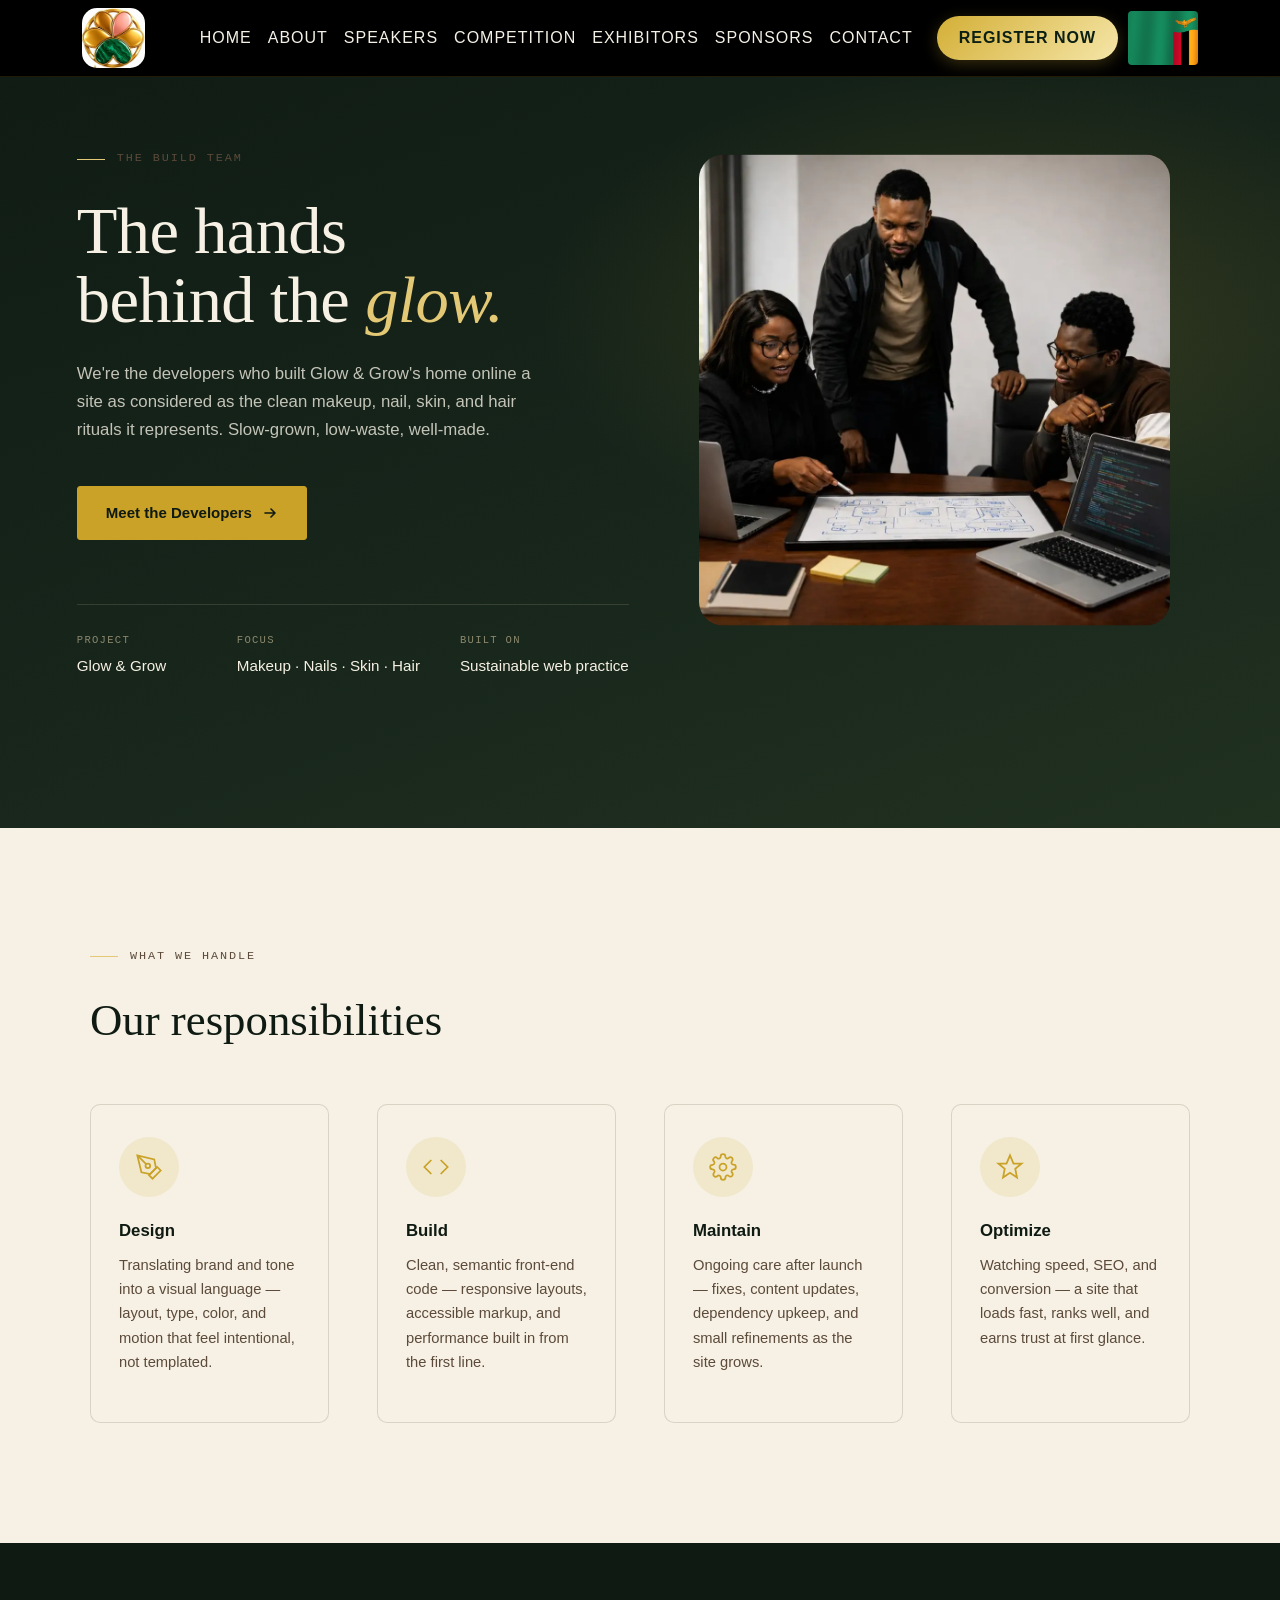
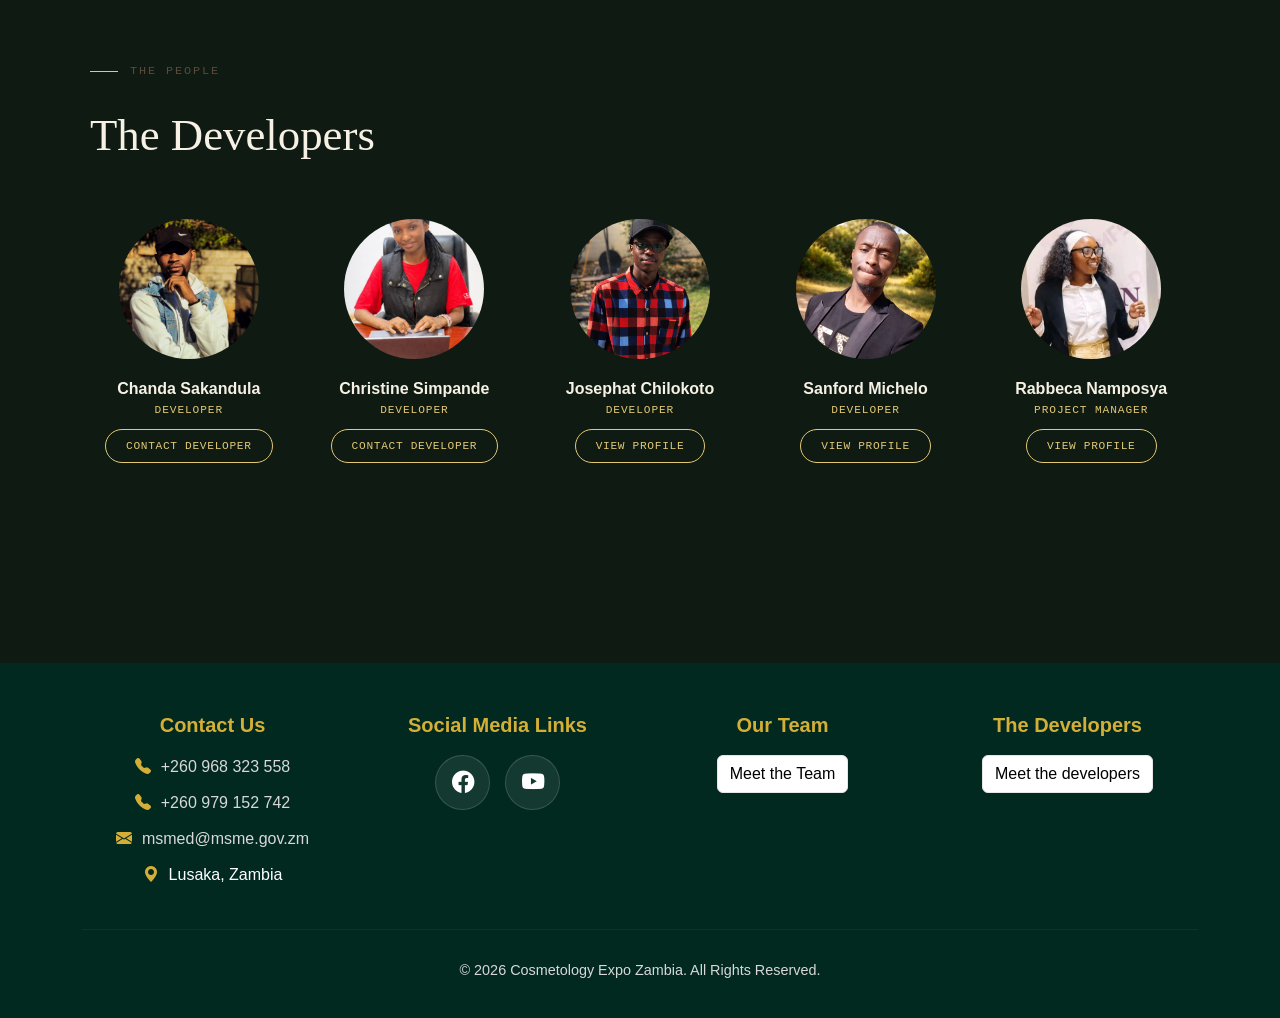
<file: developers_page/developer.html>
<!doctype html>
<html lang="en">
  <head>
    <meta charset="UTF-8" />
    <meta name="viewport" content="width=device-width, initial-scale=1.0" />

    <title>Cosmetology Expo Zambia 2026</title>

    <link
      href="https://cdn.jsdelivr.net/npm/bootstrap@5.3.8/dist/css/bootstrap.min.css"
      rel="stylesheet"
      integrity="sha384-sRIl4kxILFvY47J16cr9ZwB07vP4J8+LH7qKQnuqkuIAvNWLzeN8tE5YBujZqJLB"
      crossorigin="anonymous"
    />

    <link
      href="https://cdn.jsdelivr.net/npm/bootstrap-icons@1.11.3/font/bootstrap-icons.css"
      rel="stylesheet"
    />
    <link rel="stylesheet" href="../style.css" />
    <link rel="stylesheet" href="../footer.css" />
    <link rel="stylesheet" href="developer.css" />
  </head>
  <body>
    <!-- NAVBAR -->
    <nav class="navbar navbar-expand-lg navbar-dark fixed-top">
      <div class="container">
        <!-- Logo -->
        <a class="navbar-brand" href="index.html">
          <img
            src="../images/logo.jpg"
            alt="SME Expo 2026 Logo"
            class="navbar-logo"
          />
        </a>

        <!-- Mobile Toggle -->
        <button
          class="navbar-toggler"
          type="button"
          data-bs-toggle="collapse"
          data-bs-target="#nav"
          aria-controls="nav"
          aria-expanded="false"
          aria-label="Toggle navigation"
        >
          <span class="navbar-toggler-icon"></span>
        </button>

        <!-- Navigation -->
        <div class="collapse navbar-collapse" id="nav">
          <ul class="navbar-nav ms-auto">
            <li class="nav-item">
              <a class="nav-link" href="../index.html">HOME</a>
            </li>

            <li class="nav-item">
              <a class="nav-link" href="../about_page/about.html">ABOUT</a>
            </li>

            <li class="nav-item">
              <a class="nav-link" href="../index.html#speakers">SPEAKERS</a>
            </li>

            <li class="nav-item">
              <a class="nav-link" href="../competition_page/competition.html">
                COMPETITION
              </a>
            </li>

            <li class="nav-item">
              <a class="nav-link" href="../exhibitor_page/exhibitor.html">
                EXHIBITORS
              </a>
            </li>

            <li class="nav-item">
              <a class="nav-link" href="../sponsor_page/sponsor.html">
                SPONSORS
              </a>
            </li>

            <li class="nav-item">
              <a class="nav-link" href="../index.html#contact">CONTACT</a>
            </li>
          </ul>

          <!-- REGISTER + FLAG -->
          <a
            href="../register_page/register.html"
            class="ms-lg-3 register-wrapper"
          >
            <button class="btn pink-btn text-white">REGISTER NOW</button>

            <!-- Zambian Flag -->
            <img
              src="../images/zambia_flag_waving_loop.gif"
              alt="Zambia Flag"
              class="zambia-flag"
            />
          </a>
        </div>
      </div>
    </nav>
    <!-- END HEADER -->

    <!--hero section-->

    <main>
      <section class="hero">
        <div class="grain"></div>

        <div class="growth-ring" aria-hidden="true">
          <img src="images/team.webp" alt="" class="growth-ring-img" />
        </div>

        <div class="hero-inner">
          <div class="eyebrow">The Build Team</div>

          <h1>The hands<br />behind the <em>glow.</em></h1>

          <p class="hero-copy">
            We're the developers who built Glow &amp; Grow's home online a site
            as considered as the clean makeup, nail, skin, and hair rituals it
            represents. Slow-grown, low-waste, well-made.
          </p>

          <div class="hero-actions">
            <a href="#team" class="btn-primary">
              Meet the Developers
              <svg width="16" height="16" viewBox="0 0 16 16" fill="none">
                <path
                  d="M3 8H13M13 8L9 4M13 8L9 12"
                  stroke="currentColor"
                  stroke-width="1.6"
                  stroke-linecap="round"
                  stroke-linejoin="round"
                />
              </svg>
            </a>
            <!-- <a href="#stack" class="btn-secondary">Learn more ↓</a> -->
          </div>
          <div class="build-meta">
            <div>
              <div class="label">Project</div>
              <div class="value">Glow &amp; Grow</div>
            </div>
            <div>
              <div class="label">Focus</div>
              <div class="value">Makeup · Nails · Skin · Hair</div>
            </div>
            <div>
              <div class="label">Built on</div>
              <div class="value">Sustainable web practice</div>
            </div>
          </div>
        </div>
      </section>
    </main>
    <!--responsibilities section-->
    <section class="responsibilities" id="responsibilities">
      <div class="resp-inner">
        <div class="resp-header">
          <div class="eyebrow">What we handle</div>
          <h2>Our responsibilities</h2>
        </div>
        <div class="resp-grid">
          <div class="resp-card">
            <div class="resp-icon">
              <svg
                width="28"
                height="28"
                viewBox="0 0 24 24"
                fill="none"
                stroke="currentColor"
                stroke-width="1.5"
              >
                <path d="M12 19l7-7 3 3-7 7-3-3z" />
                <path d="M18 13l-1.5-7.5L2 2l3.5 14.5L13 18l5-5z" />
                <path d="M2 2l7.586 7.586" />
                <circle cx="11" cy="11" r="2" />
              </svg>
            </div>
            <h3>Design</h3>
            <p>
              Translating brand and tone into a visual language — layout, type,
              color, and motion that feel intentional, not templated.
            </p>
          </div>
          <div class="resp-card">
            <div class="resp-icon">
              <svg
                width="28"
                height="28"
                viewBox="0 0 24 24"
                fill="none"
                stroke="currentColor"
                stroke-width="1.5"
              >
                <polyline points="16 18 22 12 16 6" />
                <polyline points="8 6 2 12 8 18" />
              </svg>
            </div>
            <h3>Build</h3>
            <p>
              Clean, semantic front-end code — responsive layouts, accessible
              markup, and performance built in from the first line.
            </p>
          </div>
          <div class="resp-card">
            <div class="resp-icon">
              <svg
                width="28"
                height="28"
                viewBox="0 0 24 24"
                fill="none"
                stroke="currentColor"
                stroke-width="1.5"
              >
                <circle cx="12" cy="12" r="3" />
                <path
                  d="M19.4 15a1.65 1.65 0 0 0 .33 1.82l.06.06a2 2 0 1 1-2.83 2.83l-.06-.06a1.65 1.65 0 0 0-1.82-.33 1.65 1.65 0 0 0-1 1.51V21a2 2 0 1 1-4 0v-.09A1.65 1.65 0 0 0 9 19.4a1.65 1.65 0 0 0-1.82.33l-.06.06a2 2 0 1 1-2.83-2.83l.06-.06a1.65 1.65 0 0 0 .33-1.82 1.65 1.65 0 0 0-1.51-1H3a2 2 0 1 1 0-4h.09A1.65 1.65 0 0 0 4.6 9a1.65 1.65 0 0 0-.33-1.82l-.06-.06a2 2 0 1 1 2.83-2.83l.06.06a1.65 1.65 0 0 0 1.82.33H9a1.65 1.65 0 0 0 1-1.51V3a2 2 0 1 1 4 0v.09a1.65 1.65 0 0 0 1 1.51 1.65 1.65 0 0 0 1.82-.33l.06-.06a2 2 0 1 1 2.83 2.83l-.06.06a1.65 1.65 0 0 0-.33 1.82V9a1.65 1.65 0 0 0 1.51 1H21a2 2 0 1 1 0 4h-.09a1.65 1.65 0 0 0-1.51 1z"
                />
              </svg>
            </div>
            <h3>Maintain</h3>
            <p>
              Ongoing care after launch — fixes, content updates, dependency
              upkeep, and small refinements as the site grows.
            </p>
          </div>
          <div class="resp-card">
            <div class="resp-icon">
              <svg
                width="28"
                height="28"
                viewBox="0 0 24 24"
                fill="none"
                stroke="currentColor"
                stroke-width="1.5"
              >
                <path d="M12 2l3 7h7l-5.5 4.5L18 21l-6-4-6 4 1.5-7.5L2 9h7z" />
              </svg>
            </div>
            <h3>Optimize</h3>
            <p>
              Watching speed, SEO, and conversion — a site that loads fast,
              ranks well, and earns trust at first glance.
            </p>
          </div>
        </div>
      </div>
    </section>

    <section class="team" id="team">
      <div class="team-inner">
        <div class="team-header">
          <div class="eyebrow">The people</div>
          <h2>The Developers</h2>
        </div>
        <div class="team-grid">
          <div class="team-card">
            <div class="team-photo-wrap">
              <img src="images/team1.png" alt="" class="team-photo" />
              <div class="d-none">
                <p>
                  forcused on building secure, scalable, and efficience
                  server-side applications. Skilled in API development, database
                  management etc
                </p>
              </div>
            </div>
            <h3>Chanda Sakandula</h3>
            <div class="team-role">Developer</div>
            <a href="mailto:christiansakandula@gmail.com" target="_blank">
              <button>contact Developer</button>
            </a>
          </div>

          <div class="team-card">
            <div class="team-photo-wrap">
              <img src="images/team2.png" alt="" class="team-photo" />
              <div class="d-none">
                <p>
                  Leads front-end architecture with a focus on performance and
                  accessibility from the first commit.
                </p>
              </div>
            </div>
            <h3>Christine Simpande</h3>
            <div class="team-role">Developer</div>
            <a href="mailto:simpandechristine@gmai.com" target="_blank">
              <button class="">Contact Developer</button>
            </a>
          </div>
          <div class="team-card">
            <div class="team-photo-wrap">
              <img src="images/team3.png" alt="" class="team-photo" />
              <div class="d-none">
                <p>
                  Shapes the visual language of every page — typography, color,
                  and motion that feel intentional.
                </p>
              </div>
            </div>
            <h3>Josephat Chilokoto</h3>
            <div class="team-role">Developer</div>
            <a
              href="https://chiloz.github.io/Chiloz/index.html"
              target="_blank"
            >
              <button>view profile</button>
            </a>
          </div>

          <div class="team-card">
            <div class="team-photo-wrap">
              <img src="images/sanford.webp" alt="" class="team-photo" />
              <div class="d-none">
                <p>
                  Ensures the website functions correctly across all devices and
                  browsers, identifies bugs, and improves perfomance and
                  usability
                </p>
              </div>
            </div>
            <h3>Sanford Michelo</h3>
            <div class="team-role">Developer</div>
            <a href="https://sanfordmichelo.github.io/" target="_blank">
              <button>view profile</button>
            </a>
          </div>

          <div class="team-card">
            <div class="team-photo-wrap">
              <img src="images/team5.png" alt="" class="team-photo" />
              <div class="d-none">
                <p>
                  Owns the project roadmap and keeps client, design, and dev
                  teams moving in step.
                </p>
              </div>
            </div>
            <h3>Rabbeca Namposya</h3>
            <div class="team-role">Project Manager</div>
            <a
              href="https://www.linkedin.com/in/rabecca-namposya-6597ba28b?originalSubdomain=zm"
              target="_blank"
            >
              <button>view profile</button>
            </a>
          </div>
        </div>
      </div>
    </section>

    <!-- Footer belongs to another teammate — left exactly as-is. -->

    <footer class="footer" id="contact">
      <div class="container">
        <div class="row text-center">
          <div class="col-md-3">
            <h5>Contact Us</h5>

            <div class="contact-item">
              <i class="bi bi-telephone-fill"></i>
              <a href="tel:+260968323558"> +260 968 323 558 </a>
            </div>
            <div class="contact-item">
              <i class="bi bi-telephone-fill"></i>
              <a href="tel:+260979152742">+260 979 152 742 </a>
            </div>

            <div class="contact-item">
              <i class="bi bi-envelope-fill"></i>
              <a href="mailto:msmed@msme.gov.zm">msmed@msme.gov.zm</a>
            </div>

            <div class="contact-item">
              <i class="bi bi-geo-alt-fill"></i>
              <span>Lusaka, Zambia</span>
            </div>
          </div>

          <div class="col-md-3">
            <h5>Social Media Links</h5>

            <div class="social-icons">
              <a
                href="https://web.facebook.com/p/Ministry-of-Small-and-Medium-Enterprise-Development-61553670876706/?_rdc=1&_rdr#"
                target="_blank"
              >
                <i class="bi bi-facebook"></i>
              </a>
              <a
                href="https://www.youtube.com/channel/UCl2kdPJ8ve2TBBOpsqI4Zig"
                target="_blank"
              >
                <i class="bi bi-youtube"></i>
              </a>
            </div>
          </div>

          <div class="col-md-3">
            <h5>Our Team</h5>
            <a href="../team_page/team.html" class="btn team-btn">
              Meet the Team
            </a>
          </div>

          <div class="col-md-3">
            <h5>The Developers</h5>
            <a href="../developers_page/developer.html" class="btn team-btn">
              Meet the developers
            </a>
          </div>
        </div>

        <hr />

        <div class="footer-bottom">
          <p>© 2026 Cosmetology Expo Zambia. All Rights Reserved.</p>
        </div>
      </div>
    </footer>

    <script src="developer.js"></script>
    <script
      src="https://cdn.jsdelivr.net/npm/bootstrap@5.3.8/dist/js/bootstrap.bundle.min.js"
      integrity="sha384-FKyoEForCGlyvwx9Hj09JcYn3nv7wiPVlz7YYwJrWVcXK/BmnVDxM+D2scQbITxI"
      crossorigin="anonymous"
    ></script>
  </body>
</html>
</file>
<file: style.css>
body {
   background: #fff;
   color: #000;
   font-family: Arial, sans-serif;
 }
 /* Logo */
.navbar-logo {
  height: 60px; /* Adjust if needed */
  width: auto;
  display: block;

  border-radius:15px;

  object-fit: contain; /* prevents stretching */

  transition: transform 0.2s ease, box-shadow 0.2s ease;
}

/* optional nice hover effect */
.navbar-brand:hover .navbar-logo {
  transform: scale(1.05);
}

/* mobile responsiveness */
@media (max-width: 576px) {
  .navbar-logo {
    height: 45px;
    border-radius: 14px;
  }
}

/* Navbar brand */
.navbar-brand {
  padding: 0;
  display: flex;
  align-items: center;
}

/* Mobile */
@media (max-width: 991.98px) {
  .navbar-logo {
    height: 50px;
  }
}
 
 .navbar .nav-link {
   color: #f5f1e6;
   /* soft ivory instead of white */
   position: relative;
   transition: all 0.3s ease;
   letter-spacing: 1px;
 }

 /* Hover = gold luxury glow */
 .navbar .nav-link:hover {
   color: #d4af37;
   text-shadow:
     0 0 6px rgba(212, 175, 55, 0.6),
     0 0 12px rgba(212, 175, 55, 0.5),
     0 0 20px rgba(212, 175, 55, 0.4);
   transform: translateY(-2px);
 }

 /* underline glow (luxury thin line) */
 .navbar .nav-link::after {
   content: "";
   position: absolute;
   left: 0;
   bottom: -6px;
   width: 0%;
   height: 1px;
   background: #d4af37;
   box-shadow: 0 0 8px rgba(212, 175, 55, 0.7);
   transition: 0.3s ease;
 }

 .navbar .nav-link:hover::after {
   width: 100%;
 }

 .navbar {
   background: rgba(11, 31, 20, 0.85);
   backdrop-filter: blur(12px);
   border-bottom: 1px solid rgba(212, 175, 55, 0.15);
 }

 .pink-btn {
   background: linear-gradient(135deg, #d4af37, #f5e6a8);
   color: #0b1f14 !important;
   border: none;
   padding: 10px 22px;
   font-weight: 600;
   letter-spacing: 1px;
   border-radius: 30px;
   box-shadow: 0 4px 15px rgba(212, 175, 55, 0.25);
   transition: all 0.3s ease;
   position: relative;
   overflow: hidden;
 }

 /* Hover effect */
 .pink-btn:hover {
   transform: translateY(-3px);
   box-shadow: 0 8px 25px rgba(212, 175, 55, 0.45);
   background: linear-gradient(135deg, #f5e6a8, #d4af37);
 }

 /* subtle shine animation */
 .pink-btn::before {
   content: "";
   position: absolute;
   top: 0;
   left: -75%;
   width: 50%;
   height: 100%;
   background: rgba(255, 255, 255, 0.25);
   transform: skewX(-20deg);
   transition: 0.5s;
 }

 .pink-btn:hover::before {
   left: 130%;
 }



 /* NAV */
 .navbar {
   background: #000;
 }
.register-wrapper {
  display: inline-flex;
  align-items: center;
  gap: 10px;
  text-decoration: none;
}

/* =========================
   ZAMBIA FLAG (GIF)
   ========================= */
.zambia-flag {
  width: 70px;          /* 👈 bigger (you can go 28–40px) */
  height: auto;

  display: inline-block;
  vertical-align: middle;

  /* makes it feel more “designed” */
  border-radius: 4px;
  box-shadow: 0 2px 6px rgba(0,0,0,0.25);

  /* smooth feel */
  transition: transform 0.25s ease, filter 0.25s ease;
}

/* hover polish */
.register-wrapper:hover .zambia-flag {
  transform: scale(1.12);
  filter: drop-shadow(0 0 6px rgba(0, 255, 0, 0.35));
}

 /* ==========================================
   HERO SECTION
========================================== */

.hero {
  
  position: relative;
  min-height: 145vh;

  display: flex;
  align-items: center;

  overflow: hidden;

  background:
  linear-gradient(
      90deg,
      rgba(0, 0, 0, 0.88) 0%,
      rgba(0, 0, 0, 0.65) 35%,
      rgba(0, 0, 0, 0.30) 60%,
      rgba(0, 0, 0, 0.05) 100%
    ), 
    url("images/laptops_tablets.webp");

  background-size: cover;
 
  background-position: center 30%;
  background-repeat: no-repeat;
}

/* ==========================================
   HERO CONTENT
========================================== */

.hero-content {
  position: relative;
  z-index: 2;

  max-width: 720px;

  padding-top: 80px;
  padding-bottom: 40px;
}
.hero-tag {
  display: inline-flex;
  align-items: center;
  gap: 10px;
  padding: 12px 24px;
  margin-bottom: 30px;

  background: rgba(255, 255, 255, 0.08);
  backdrop-filter: blur(12px);
  -webkit-backdrop-filter: blur(12px);

  border: 1px solid rgba(212, 175, 55, 0.45);
  border-left: 5px solid #d4af37;
  border-radius: 50px;

  color: #ffffff;
  font-size: 0.95rem;
  font-weight: 600;
  letter-spacing: 1px;
  text-transform: uppercase;
  line-height: 1.5;

  width: fit-content;

  box-shadow:
    0 10px 30px rgba(0,0,0,.25),
    0 0 20px rgba(212,175,55,.15);

  transition: all .35s ease;
}

.hero-tag:hover{
    transform: translateY(-3px);
    border-color:#d4af37;
    box-shadow:
      0 15px 40px rgba(0,0,0,.35),
      0 0 30px rgba(212,175,55,.35);
}/* ==========================================
   HEADING AREA
========================================== */

.hero-heading {
  border-left: 4px solid rgba(255, 255, 255, 0.75);
  padding-left: 28px;
}

.hero-title {
  margin-bottom: 1.2rem;

  color: #fff;

  font-size: clamp(2.2rem, 4vw, 3rem);

  font-weight: 900;
  line-height: 1;

  text-transform: uppercase;

  max-width: 550px;

  text-shadow:
    0 0 10px rgba(0, 0, 0, 0.25),
    0 0 30px rgba(0, 0, 0, 0.15);
}

.hero-outline {
  display: block;

  color: rgb(7, 148, 7);
  -webkit-text-stroke: 1px rgba(255, 255, 255, 0.9);
}

/* ==========================================
   DESCRIPTION
========================================== */

.hero-description {
  width: min(400px, 100%);
  max-width: 400px;

  margin-bottom: 2rem;

  color: rgba(255, 255, 255, 0.92);

  font-size: 1rem;
  line-height: 1.8;
  font-weight: 700;

  text-align: left;

  text-shadow: 0 2px 8px rgba(0, 0, 0, 0.7);

  /* makes line breaks feel more balanced */
  hyphens: auto;
  overflow-wrap: break-word;
  hyphens: none;
}


/* Slightly better spacing control on very small screens */
@media (max-width: 576px) {
  .hero-description {
    width: 100%;
    max-width: 100%;
    font-size: 0.95rem;
    line-height: 1.7;
  }
}
.hero-btn {
  display: inline-block;
  text-decoration: none;

  background: linear-gradient(135deg, #d4af37, #f5e6a8);
  color: #0b1f14;
  border: none;
  padding: 10px 22px;
  font-weight: 600;
  letter-spacing: 1px;
  border-radius: 30px;
  box-shadow: 0 4px 15px rgba(212, 175, 55, 0.25);
  transition: all 0.3s ease;
  position: relative;
  overflow: hidden;
}

.hero-btn:hover {
  color: #0b1f14;
  text-decoration: none;
  transform: translateY(-3px);
  box-shadow: 0 8px 25px rgba(212, 175, 55, 0.45);
  background: linear-gradient(135deg, #f5e6a8, #d4af37);
}

.hero-btn::before {
  content: "";
  position: absolute;
  top: 0;
  left: -75%;
  width: 50%;
  height: 100%;
  background: rgba(255, 255, 255, 0.25);
  transform: skewX(-20deg);
  transition: left 0.5s ease;
}

.hero-btn:hover::before {
  left: 130%;
}/* ==========================================
   EVENT INFO
========================================== */

.hero-info {
  display: flex;
  flex-wrap: wrap;
  gap: 15px;

  margin-top: 2rem;
}

.info-pill {
  padding: 12px 20px;

  border-radius: 999px;

  background: rgba(255, 255, 255, 0.08);

  backdrop-filter: blur(10px);

  border: 1px solid rgba(255, 255, 255, 0.15);

  color: #fff;
  font-size: 0.95rem;
}
/* ==========================================
   COUNTDOWN
========================================== */

.countdown-card {
  display: flex;
  flex-wrap: wrap;
  gap: 20px;
  margin-top: 2rem;
}

.time-box {
  min-width: 130px;      /* Increased from 85px */
  padding: 28px 22px;    /* Bigger box */

  text-align: center;

  border-radius: 20px;

  background: rgba(255, 255, 255, 0.08);
  backdrop-filter: blur(10px);

  border: 1px solid rgba(255, 255, 255, 0.15);
}

.time-box span {
  display: block;
  color: #fff;

  font-size: 3rem;       /* Increased from 1.8rem */
  font-weight: 700;
  line-height: 1;
}

.time-box small {
  display: block;
  margin-top: 10px;

  color: rgba(255, 255, 255, 0.8);

  font-size: 0.95rem;    /* Increased from 0.75rem */

  letter-spacing: 2px;
  text-transform: uppercase;
}

/* ==========================================
   HERO SPONSORS SECTION
========================================== */

.hero-sponsors {
  margin-top: 28px;
  text-align: center;
}

/* title */
.hero-sponsors-title {
  color: rgba(255, 255, 255, 0.78);
  font-size: 0.95rem;
  font-weight: 600;
  letter-spacing: 1.5px;
  margin-bottom: 14px;
  text-transform: uppercase;
}

/* row: SINGLE LINE ON DESKTOP */
.hero-sponsors-row {
  display: flex;
  justify-content: center;
  align-items: center;
  flex-wrap: nowrap;
  gap: 22px;
}
/*====================================
 HERO SPONSORS
=====================================*/

.hero-sponsors {
  margin-top: 50px;
}

.hero-sponsors-title {
  text-align: center;
  color: #fff;
  font-size: 0.95rem;
  font-weight: 600;
  letter-spacing: 2px;
  text-transform: uppercase;
  margin-bottom: 22px;
  opacity: 0.9;
}

/* Slider */

.hero-sponsors-slider {
  width: 100%;
  overflow: hidden;
  position: relative;

  mask-image: linear-gradient(
    to right,
    transparent,
    black 3%,
    black 97%,
    transparent
  );

  -webkit-mask-image: linear-gradient(
    to right,
    transparent,
    black 3%,
    black 97%,
    transparent
  );
}

/* Moving Track */

.hero-sponsors-track {
  display: flex;
  align-items: center;
  width: max-content;
  animation: sponsorScroll 30s linear infinite;
}

.hero-sponsors-slider:hover .hero-sponsors-track {
  animation-play-state: paused;
}

/* Sponsor Card */

.hero-sponsor {
  flex: 0 0 auto;

  width: 130px;
  height: 70px;

  margin: 0 10px;
  padding: 8px;

  display: flex;
  align-items: center;
  justify-content: center;

  background: rgba(255,255,255,0.08);
  border: 1px solid rgba(255,255,255,0.12);
  border-radius: 12px;

  transition: all .3s ease;
}

.hero-sponsor:hover {
  transform: translateY(-4px);
  background: rgba(255,255,255,.16);
  border-color: rgba(255,255,255,.25);
}

/* Logos */

.hero-sponsor img {
  width: 100%;
  height: 100%;
  object-fit: contain;

  transition: transform .3s ease;
}

.hero-sponsor:hover img {
  transform: scale(1.06);
}

/* Infinite Scroll */

@keyframes sponsorScroll {

  from {
    transform: translateX(0);
  }

  to {
    transform: translateX(-50%);
  }

}

.hero-sponsors {
    margin-top:50px;
    width:150%;
    margin-left:auto;
    overflow:hidden;
}

@media(max-width:992px){
    .hero-sponsors{
        width:120%;
    }
}

@media(max-width:768px){
    .hero-sponsors{
        width:100%;
    }
}
/* Tablets */

@media (max-width: 992px) {

  .hero-sponsor {
    width: 110px;
    height: 60px;
    margin: 0 8px;
  }

  .hero-sponsors-track {
    animation-duration: 24s;
  }

}

/* Phones */

@media (max-width: 768px) {

  .hero-sponsor {
    width: 95px;
    height: 55px;
    margin: 0 6px;
  }

  .hero-sponsors-title {
    font-size: .85rem;
  }

  .hero-sponsors-track {
    animation-duration: 20s;
  }

}

/* MOBILE RESPONSIVE */
@media (max-width: 768px) {
  .hero-sponsors-row {
    flex-wrap: wrap;
    gap: 12px;
  }

  .hero-sponsor img {
    height: 38px;
  }

  .hero-sponsors-title {
    font-size: 0.85rem;
  }
}

.hero-heading,
.countdown-card,
.hero-sponsors {
  margin-left: 28px;
}
/* ==========================================
   TABLETS
========================================== */

@media (max-width: 992px) {

  .hero {
    min-height: auto;

    background:
      linear-gradient(
        180deg,
        rgba(0, 0, 0, 0.82) 0%,
        rgba(0, 0, 0, 0.55) 100%
      ),
      url("images/laptops_tablets.webp");

    background-size: cover;
    background-position: center top;
    background-repeat: no-repeat;

    padding: 90px 0 50px;
  }

  .hero-content {
    max-width: 100%;
    padding-top: 70px;
    padding-bottom: 40px;
    position: relative;
    z-index: 1;
  }

  .hero-title {
    max-width: 100%;
  }

  .hero-description {
    width: min(340px, 100%);
  }
}
/* ==========================================
   MOBILE
========================================== */
@media (max-width: 600px) {

  .hero {
    min-height: auto;

    background:
      linear-gradient(
        180deg,
        rgba(0, 0, 0, 0.55) 0%,
        rgba(0, 0, 0, 0.15) 45%,
        rgba(0, 0, 0, 0.35) 100%
      ),
      url("images/phones_background.webp");

    background-size: cover;
    background-position: center top; /* adjust once you post/share this image too */
    background-repeat: no-repeat;

    padding: 90px 0 50px;
  }

  /* ... rest unchanged ... */
}

  .hero-content {
    padding: 0;
  }

  .hero-heading {
    border-left: none;
    padding-left: 0;
  }

  .hero-title {
    font-size: clamp(2rem, 8vw, 3.2rem);
    max-width: 100%;
  }

  .hero-description {
    width: 100%;
    max-width: 100%;
    font-size: 0.95rem;
  }

  .hero-info {
    flex-direction: column;
    align-items: flex-start;
  }

  .countdown-card {
    gap: 10px;
  }

  .time-box {
    min-width: 75px;
    padding: 14px;
  }

  .time-box span {
    font-size: 1.4rem;
  }

  .hero-btn {
    width: 100%;
    max-width: 260px;
  }

.hero-outline {
    color: #025308; /* Beautiful green */
}
/* ==========================================
   SMALL PHONES
========================================== */

@media (max-width: 480px) {

  .hero-tag {
    font-size: 0.7rem;
    letter-spacing: 1px;
  }

  .hero-title {
    font-size: 2rem;
  }

  .hero-description {
    font-size: 0.9rem;
  }

  .time-box {
    min-width: 65px;
  }

  .time-box span {
    font-size: 1.2rem;
  }
}

/* ==========================================
   GLOBAL TEXT FIX
========================================== */

body {
  color: #222;
}


/* VALUE SECTION */



  .value-section {
  background: #f3ede3;

}

.value-box {
  padding: 30px 25px;
  border-radius: 16px;
background:#fff;
  border: 1px solid rgba(0, 0, 0, 0.08);
  box-shadow: 0 2px 10px rgba(0, 0, 0, 0.04);
  transition: all 0.3s ease;
  height: 100%;
  text-align: center;
}

.value-box i {
  display: block;
  font-size: 32px;
  color: #d4af37;
  margin-bottom: 12px;
}

.value-box h5 {
  margin: 0;
  font-weight: 600;
  color: #222;
}

.value-box:hover {
  transform: translateY(-6px);
  background: #1b4332;
  border-color: #1b4332;
  box-shadow: 0 12px 30px rgba(27, 67, 50, 0.25);
}

.value-box:hover i,
.value-box:hover h5 {
  color: #fff;
}

.value-box:hover i {
  color: #d4af37; /* keeps gold icon even on hover */
}

/* BEAUTY CARDS */
.beauty-card {
  position: relative;
  overflow: hidden;
  border-radius: 16px;
  cursor: pointer;
  transition: all 0.3s ease;
  height: 100%;
  box-shadow: 0 8px 25px rgba(0, 0, 0, 0.08);
}

.beauty-card img {
  width: 100%;
  height: 280px;
  object-fit: cover;
  display: block;
  transition: transform 0.4s ease;
}

.beauty-card h6 {
  position: absolute;
  bottom: 15px;
  left: 15px;
  margin: 0;
  color: #fff;
  background: rgba(0, 0, 0, 0.65);
  padding: 8px 14px;
  border-radius: 8px;
  font-size: 1rem;
  font-weight: 600;
}

.beauty-card:hover img {
  transform: scale(1.08);
}


/* WHAT YOU'LL EXPERIENCE */
.expo-title {
  font-size: clamp(1.8rem, 4vw, 2.5rem);
  font-weight: 700;
  letter-spacing: 2px;
  color: #1b4332; /* green */
  text-transform: uppercase;
  position: relative;
  display: inline-block;
}

.expo-title::after {
  content: "";
  display: block;
  width: 120px;
  height: 4px;
  margin: 12px auto 0;
  border-radius: 50px;
  background: linear-gradient(
    to right,
    #1b4332,
    #d4af37,
    #5a3e1b
  );
}

/* PARAGRAPH */
.expo-subtitle {
  max-width: 700px;
  margin-left: auto;
  margin-right: auto;
  font-size: 1.15rem;
  line-height: 1.8;
  color: #000;
  font-weight: 400;
}

/* BEAUTY FOCUS AREAS */
.focus-areas-title {
  font-size: clamp(1.8rem, 4vw, 2.5rem);
  font-weight: 700;
  letter-spacing: 2px;
  color: #1b4332; /* green */
  text-transform: uppercase;
  position: relative;
  display: inline-block;
}

.focus-areas-title::after {
 content: "";
  display: block;
  width: 120px;
  height: 4px;
  margin: 12px auto 0;
  border-radius: 50px;
  background: linear-gradient(
    to right,
    #1b4332,
    #d4af37,
    #5a3e1b
  );
}

/* Tablet */
@media (max-width: 991px) {
  .beauty-card img {
    height: 250px;
  }
}

/* Mobile */
@media (max-width: 767px) {
  .beauty-card {
    max-width: 500px;
    margin: 0 auto;
  }

  .beauty-card img {
    height: 300px;
  }
}

/* Very small phones */
@media (max-width: 480px) {
  .beauty-card img {
    height: 240px;
  }
} 


/* =========================
   HOME ABOUT SECTION (GREEN THEME)
========================= */

.home-about-section {
  background: linear-gradient(135deg,  #144d35, #1b4332);
  color: #fff;
}

.home-about-title {
  font-weight: 700;
  color: #fff;
}

.home-about-text {
  color: rgba(255, 255, 255, 0.9);
  line-height: 1.7;
}
.home-about-img {
  width: 100%;
  border-radius: 0.5rem;
}
/*==========================================
COMPETITION SLIDER (FIXED SMOOTH VERSION)
==========================================*/

.competition-section {
  background:  #f3ede3;
  overflow: hidden;
}

.competition-slider {
  position: relative;
  width: 100%;
  height: 600px;
  overflow: hidden;
  border-radius: 20px;
  box-shadow: 0 15px 40px rgba(0, 0, 0, 0.35);
}

/* SLIDES CONTAINER */
.competition-slides {
  position: relative;
  width: 100%;
  height: 100%;
}

/* EACH SLIDE */
.competition-slide {
  position: absolute;
  inset: 0;

  opacity: 0;
  transform: scale(1.03);

  transition: opacity 1s ease, transform 1s ease;

  z-index: 0;
}

/* ACTIVE SLIDE */
.competition-slide.competition-active {
  opacity: 1;
  transform: scale(1);

  z-index: 2;
}

/* IMAGE */
.competition-slide img {
  width: 100%;
  height: 100%;
  object-fit: cover;
  display: block;

  /* reduces harsh visual flicker during change */
  filter: brightness(0.85);
  transition: filter 1s ease;
}

/* OVERLAY CONTENT */
.competition-slide-content {
  position: absolute;
  left: 0;
  right: 0;
  bottom: 0;

  padding: 45px;

  background: linear-gradient(
    to top,
    rgba(0, 0, 0, 0.85),
    rgba(0, 0, 0, 0.4),
    transparent
  );
}

.competition-slide-content h3 {
  color: #fff;
  font-size: 2.2rem;
  font-weight: 700;
  margin-bottom: 10px;
}

.competition-slide-content p {
  color: rgba(255, 255, 255, 0.92);
  margin: 0;
  font-size: 1rem;
  max-width: 550px;
  line-height: 1.6;
}

/*==========================================
BUTTONS
==========================================*/

.competition-prev,
.competition-next {
  position: absolute;
  top: 50%;
  transform: translateY(-50%);
  width: 58px;
  height: 58px;
  border: none;
  border-radius: 50%;
  cursor: pointer;

  background: rgba(0, 0, 0, 0.45);
  color: #fff;

  font-size: 30px;
  transition: 0.3s;

  z-index: 10;
}

.competition-prev:hover,
.competition-next:hover {
  background: #d4af37;
}

.competition-prev {
  left: 25px;
}

.competition-next {
  right: 25px;
}

/*==========================================
DOTS
==========================================*/

.competition-dots {
  position: absolute;
  left: 50%;
  bottom: 22px;
  transform: translateX(-50%);

  display: flex;
  gap: 10px;

  z-index: 20;
}

.competition-dot {
  width: 13px;
  height: 13px;
  border-radius: 50%;

  background: rgba(255, 255, 255, 0.45);

  cursor: pointer;
  transition: 0.3s;
}

.competition-dot:hover {
  transform: scale(1.2);
}

.competition-dot.competition-active {
  background: #d4af37;
  transform: scale(1.3);
}

/*==========================================
RESPONSIVE
==========================================*/

@media (max-width: 992px) {
  .competition-slider {
    height: 500px;
  }

  .competition-slide-content {
    padding: 35px;
  }

  .competition-slide-content h3 {
    font-size: 1.8rem;
  }
}

@media (max-width: 768px) {
  .competition-slider {
    height: 380px;
    border-radius: 15px;
  }

  .competition-slide-content {
    padding: 25px;
  }

  .competition-slide-content h3 {
    font-size: 1.5rem;
  }

  .competition-slide-content p {
    font-size: 0.9rem;
  }

  .competition-prev,
  .competition-next {
    width: 45px;
    height: 45px;
    font-size: 22px;
  }

  .competition-prev {
    left: 12px;
  }

  .competition-next {
    right: 12px;
  }
}

@media (max-width: 576px) {
  .competition-slider {
    height: 300px;
  }

  .competition-slide-content {
    padding: 20px;
  }

  .competition-slide-content h3 {
    font-size: 1.25rem;
  }

  .competition-dot {
    width: 10px;
    height: 10px;
  }
}

/* =========================
   SPEAKERS SECTION (UPDATED LANDSCAPE FIX)
========================= */

.speakers-section {
  background: rgb(251, 245, 211);
}

.speaker-card {
  background: #fff;
  border-radius: 14px;
  overflow: hidden;
  box-shadow: 0 8px 24px rgba(0,0,0,0.08);
  transition: all 0.3s ease;
  height: 100%;
}

.speaker-card:hover {
  transform: translateY(-6px);
  box-shadow: 0 16px 40px rgba(0,0,0,0.15);
}

/* 🔥 THIS IS THE KEY FIX */
.speaker-card img {
  width: 100%;
  height: 210px;          /* keep consistent card height */
  object-fit: cover;      /* keeps premium look */
  object-position: center 20%;  /* 🔥 KEY FIX: prevents top-head cropping */
  display: block;
}

/* optional: if you want slightly taller cinematic look */
/*
.speaker-card img {
  aspect-ratio: 3 / 2;
}
*/
.speaker-info {
  padding: 18px;
  text-align: center;   /* 🔥 centers everything */
}

.speaker-info h5 {
  color: #222;
  font-size: 1.1rem;
  font-weight: 700;
  margin-bottom: 6px;
  text-align: center;
}

.speaker-info small {
  display: block;
  color: #0b5d3b !important;
  font-weight: 600;
  margin-bottom: 10px;
  text-align: center;
}

.speaker-info p {
  font-size: 14px;
  line-height: 1.5;
  color: #444;
  text-align: center;
}
/* RESPONSIVE */
@media (max-width: 768px) {
  .speaker-card img {
    aspect-ratio: 16 / 9;
  }
}

/* =====================================================
   SPONSORS SECTION (PROFESSIONAL CLEAN VERSION)
===================================================== */

#sponsors {
    background: #f3ede3;
    color: #111;
    padding: 90px 0;
    position: relative;
    overflow: hidden;
}

/* subtle soft background glow */
#sponsors::before {
    content: "";
    position: absolute;
    inset: 0;
    background: radial-gradient(circle at top right, rgba(0,0,0,0.04), transparent 60%);
    pointer-events: none;
}


/* =====================================================
   HEADINGS
===================================================== */

#sponsors h2 {
    font-size: 2.6rem;
    font-weight: 900;
    color: #111;
    margin-bottom: 15px;
}
.sponsors-title {
    margin-top: 70px !important;
    margin-bottom: 40px;
}

/* Increased spacing before Current Sponsors */
.sponsor-current-title {
    margin-top: 120px;   /* increased from 70px */
    margin-bottom: 40px;
    color: #111;
    font-size: 1.7rem;
    font-weight: 800;
}


.sponsor-subtext {
    max-width: 760px;
    margin: 0 auto 30px;
    color: #000;
    font-size: 1rem;
    line-height: 1.8;
    font-weight: 500;
}


/* =====================================================
   SPONSOR SLIDER
===================================================== */

.sponsor-slider {
    margin-top: 40px;
    position: relative;
    overflow: hidden;
}


.carousel-item {
    padding: 20px 0;
}


/* Space between sponsor cards */
.carousel-item .d-flex {
    gap: 35px;
}


/* =====================================================
   SPONSOR CARDS
===================================================== */

.sponsor-card {

    width: 220px;
    height: 230px;

    background: #fff;

    border-radius: 18px;

    padding: 25px;

    display: flex;
    flex-direction: column;
    align-items: center;
    justify-content: center;

    text-decoration: none;

    color: #111;

    box-shadow:
        0 10px 30px rgba(0,0,0,0.08);

    transition: all .35s ease;

}


.sponsor-card img {

    width: 120px;
    height: 120px;

    object-fit: contain;

    margin-bottom: 18px;

}



.sponsor-card h6 {

    font-size: .95rem;

    font-weight: 700;

    text-align: center;

    margin: 0;
    color: #03301d;

}



/* Hover effect */

.sponsor-card:hover {

    transform: translateY(-10px);

    box-shadow:
        0 20px 40px rgba(0,0,0,0.15);

}


/* =====================================================
   SLIDER BUTTONS
===================================================== */


.carousel-control-prev,
.carousel-control-next {

    width: 45px;
    height: 45px;

    background: #1b4332;

    border-radius: 50%;

    top: 50%;

    transform: translateY(-50%);

}


.carousel-control-prev {
    left: 10px;
}


.carousel-control-next {
    right: 10px;
}



/* =====================================================
   SPONSOR CTA BUTTON
===================================================== */


.expo-sponsor-cta-btn{
    display:inline-flex;
    align-items:center;
    justify-content:center;
    gap:10px;

    margin:18px 0 50px;
    padding:15px 34px;

    background:linear-gradient(135deg,#1b4332,#2d6a4f);

    color:#fff;
    text-decoration:none;

    font-size:1rem;
    font-weight:700;
    letter-spacing:.5px;

    border-radius:50px;
    border:2px solid #d4af37;

    box-shadow:0 12px 30px rgba(27,67,50,.18);

    transition:all .35s ease;
}


.expo-sponsor-cta-btn:hover{

    background:linear-gradient(135deg,#2d6a4f,#40916c);

    color:#fff;

    transform:translateY(-5px);

    box-shadow:
        0 18px 40px rgba(27,67,50,.25),
        0 0 18px rgba(212,175,55,.35);

}


.expo-sponsor-cta-btn::after{

    content:"→";

    font-size:1.2rem;

    transition:transform .3s ease;

}


.expo-sponsor-cta-btn:hover::after{

    transform:translateX(6px);

}

/* =====================================================
   INFINITE SPONSOR SLIDER
===================================================== */

.sponsor-slider {

    width: 100%;
    overflow: hidden;

    margin-top: 50px;

}


.sponsor-track {

    display: flex;

    width: max-content;

    gap: 35px;

    animation: sponsorMove 25s linear infinite;

}


/* Pause when user hovers */
.sponsor-track:hover {

    animation-play-state: paused;

}


/* Sponsor cards */

.sponsor-card {

    width: 220px;
    height: 230px;

    flex-shrink: 0;

    background: white;

    border-radius: 18px;

    padding: 25px;

    display:flex;

    flex-direction:column;

    justify-content:center;

    align-items:center;

    text-decoration:none;

    color:#111;

    box-shadow:
    0 10px 30px rgba(0,0,0,0.08);

    transition:.3s ease;

}



.sponsor-card img {

    width:120px;
    height:120px;

    object-fit:contain;

    margin-bottom:15px;

}



.sponsor-card:hover {

    transform:translateY(-8px);

}



/* Infinite movement */

@keyframes sponsorMove {

    from {

        transform:translateX(0);

    }

    to {

        transform:translateX(-50%);

    }

}

/* =====================================================
   TABLETS
===================================================== */

@media(max-width:768px){

    .sponsor-track {
        gap:20px;
    }


    .sponsor-card {

        width:150px;
        height:130px;

        padding:15px;

        border-radius:12px;

    }


    .sponsor-card img {

        width:70px;
        height:70px;

        margin-bottom:8px;

    }


    .sponsor-card h6 {

        font-size:.75rem;

        line-height:1.2;
        color:   #03301d ;

    }

}




/* =====================================================
   MOBILE PHONES
===================================================== */

@media(max-width:480px){


    .sponsor-track {

        gap:15px;

    }


    .sponsor-card {

        width:120px;
        height:110px;

        padding:10px;

        border-radius:10px;

        box-shadow:
        0 5px 15px rgba(0,0,0,0.08);

    }


    .sponsor-card img {

        width:55px;
        height:55px;

        margin-bottom:5px;

    }


    .sponsor-card h6 {

        font-size:.65rem;

        font-weight:700;
        color:  #03301d ;

    }

}
/* ============================================
   SPONSORSHIP PACKAGE CARDS
   ============================================ */

.package-card {
  position: relative;
  height: 100%;
  padding: 2.5rem 2rem;
  border-radius: 16px;
  box-shadow: 0 10px 30px rgba(0, 0, 0, 0.25);
  transition: transform 0.35s ease, box-shadow 0.35s ease;
  overflow: hidden;
  display: flex;
  flex-direction: column;
}

.package-card:hover {
  transform: translateY(-8px);
  box-shadow: 0 20px 45px rgba(0, 0, 0, 0.35);
}

/* subtle top sheen shared by all cards */
.package-card::before {
  content: "";
  position: absolute;
  top: 0;
  left: 0;
  right: 0;
  height: 4px;
  background: linear-gradient(90deg, transparent, rgba(255, 255, 255, 0.9), transparent);
  opacity: 0.7;
}

/* ---------- PLATINUM ---------- */
.package-card.platinum {
  background: linear-gradient(160deg, #3d4451 0%, #22262e 100%);
  border: 1px solid rgba(229, 228, 226, 0.3);
  color: #f0f1f3;
}

.package-card.platinum.featured {
  border-color: rgba(229, 228, 226, 0.6);
  box-shadow:
    0 10px 30px rgba(0, 0, 0, 0.3),
    0 0 45px rgba(200, 210, 225, 0.18);
}

.package-card.platinum.featured:hover {
  box-shadow:
    0 20px 45px rgba(0, 0, 0, 0.4),
    0 0 65px rgba(200, 210, 225, 0.28);
}

/* ---------- GOLD ---------- */
.package-card.gold {
  background: linear-gradient(160deg, #684807 0%, #d19c29 100%);
  border: 1px solid rgba(212, 175, 55, 0.35);
  color: #fdf3d8;
}

.package-card.gold:hover {
  border-color: rgba(212, 175, 55, 0.6);
}

/* ---------- SILVER ---------- */
.package-card.silver {
  background: linear-gradient(160deg, #010c22 0%, #5175e2 100%);
  border: 1px solid rgba(140, 140, 242, 0.3);
  color: #f2f2f4;
}

.package-card.silver:hover {
  border-color: rgba(192, 192, 200, 0.55);
}

/* ============================================
   HEADER
   ============================================ */

.package-header {
  display: flex;
  align-items: center;
  justify-content: space-between;
  gap: 0.75rem;
  margin-bottom: 1.5rem;
  flex-wrap: wrap;
}

.package-label {
  font-family: "Playfair Display", Georgia, serif;
  font-size: 1.35rem;
  font-weight: 700;
  letter-spacing: 0.03em;
  color: inherit;
}

.package-tag {
  font-size: 0.7rem;
  font-weight: 700;
  letter-spacing: 0.12em;
  text-transform: uppercase;
  padding: 0.3rem 0.75rem;
  border-radius: 999px;
  background: linear-gradient(135deg, #d4af37, #f4d976);
  color: #2a1f00;
  box-shadow: 0 2px 10px rgba(212, 175, 55, 0.5);
}

/* ============================================
   PRICE
   ============================================ */

.package-price {
  display: flex;
  align-items: baseline;
  gap: 0.4rem;
  margin-bottom: 1rem;
  padding-bottom: 1.25rem;
  border-bottom: 1px solid rgba(255, 255, 255, 0.15);
}

.currency {
  font-size: 0.95rem;
  font-weight: 600;
  color: rgba(255, 255, 255, 0.7);
  letter-spacing: 0.05em;
}

.amount {
  font-family: "Playfair Display", Georgia, serif;
  font-size: 1.9rem;
  font-weight: 700;
  color: #ffffff;
  line-height: 1.1;
}

/* ============================================
   DESCRIPTION
   ============================================ */

.package-description {
  font-size: 0.95rem;
  line-height: 1.55;
  color: rgba(255, 255, 255, 0.8);
  margin-bottom: 1.75rem;
}

/* ============================================
   FEATURES
   ============================================ */

.package-features {
  display: flex;
  flex-direction: column;
  gap: 0.9rem;
  margin-top: auto;
}

.feature {
  font-size: 0.92rem;
  line-height: 1.4;
  color: rgba(255, 255, 255, 0.92);
  padding-left: 0.1rem;
  display: flex;
  align-items: flex-start;
  gap: 0.5rem;
}

/* ============================================
   RESPONSIVE
   ============================================ */

@media (max-width: 767px) {
  .package-card {
    padding: 2rem 1.5rem;
  }

  .amount {
    font-size: 1.6rem;
  }
}
/* =====================================================
   SPONSOR CARDS (CLEANED BUT SAME DESIGN)
===================================================== */

.sponsor-card {
    background: #fff;
    width: 220px;
    min-height: 180px;

    display: flex;
    flex-direction: column;
    justify-content: center;
    align-items: center;

    border-radius: 18px;
    padding: 24px 20px;

    text-align: center;
    text-decoration: none;

    color: #222;

    border: 1px solid rgba(0,0,0,0.06);

    box-shadow: 0 10px 25px rgba(0,0,0,0.08);

    transition: all 0.3s ease;
}

.sponsor-card:hover {
    transform: translateY(-10px);
    box-shadow: 0 20px 40px rgba(0,0,0,0.12);
}

.sponsor-card img {
    width: 130px;
    height: 80px;
    object-fit: contain;
    margin-bottom: 14px;
}

.sponsor-card h6 {
    font-weight: 700;
    font-size: 1rem;
    color:  #03301d ;


}

#sponsors h2,
.sponsor-current-title {
  font-size: clamp(1.8rem, 4vw, 2.5rem);
  font-weight: 700;
  letter-spacing: 2px;
  color: #1b4332; /* same green as expo */
  text-transform: uppercase;
  position: relative;
  display: inline-block;
}

/* underline (same style as expo-title) */
#sponsors h2::after,
.sponsor-current-title::after {
  content: "";
  display: block;
  width: 120px;
  height: 4px;
  margin: 12px auto 0;
  border-radius: 50px;
  background: linear-gradient(
    to right,
    #1b4332,
    #d4af37,
    #5a3e1b
  );
}
/* =====================================================
   BRAND HOVER STATES (SUBTLE + CLEAN)
===================================================== */

.sponsor-card.zanaco:hover { border-color: #d4af37; }
.sponsor-card.undp:hover { border-color: #2b6cb0; }
.sponsor-card.zcas:hover { border-color: #6b46c1; }
.sponsor-card.mooya:hover { border-color: #ff5fa2; }
.sponsor-card.bidata:hover { border-color: #1f5fa8; }

/* =====================================================
   RESPONSIVE
===================================================== */

@media (max-width: 768px) {
    #sponsors {
        padding: 60px 0;
    }

    #sponsors h2 {
        font-size: 2rem;
    }

    .package-card {
        padding: 22px;
    }

    .sponsor-card {
        width: 180px;
        min-height: 160px;
        padding: 20px;
    }
}
</file>
<file: footer.css>
/* =========================================
   FOOTER BASE
   ========================================= */

.footer {
  background: #012920; /* Luxury emerald green */
  color: #fff;
  padding: 50px 0 20px;
  margin-top: 80px;
}

/* Section titles */
.footer h5 {
  color: #d4af37; /* Gold */
  margin-bottom: 18px;
  font-weight: 600;
}

/* Default text + links */
.footer p,
.footer a {
  color: #d8d8d8;
}

/* Remove underline */
.footer a {
  text-decoration: none;
}


/* =========================================
   CONTACT SECTION
   ========================================= */

.contact-item {
  display: flex;
  align-items: center;
  justify-content: center;
  gap: 10px;
  margin-bottom: 12px;
}

/* Contact icons */
.contact-item i {
  color: #d4af37;
  transition: 0.3s ease;
}

/* Contact links */
.contact-item a {
  color: #d8d8d8;
  transition: 0.3s ease;
}

/* Contact hover */
.contact-item a:hover {
  color: #efcd5a;
}

/* Icon hover */
.contact-item:hover i {
  transform: scale(1.15);
  color: #efcd5a;
}


/* =========================================
   SOCIAL ICONS
   ========================================= */

.social-icons {
  display: flex;
  justify-content: center;
  gap: 15px;
  margin-top: 10px;
}

.social-icons a {

  width: 55px;
  height: 55px;

  display: flex;
  align-items: center;
  justify-content: center;

  border-radius: 50%;

  background: rgba(255,255,255,0.08);
  border: 1px solid rgba(255,255,255,0.15);

  color: #fff;
  font-size: 1.4rem;

  transition: all 0.3s ease;
}

/* Social hover */
.social-icons a:hover {

  transform: translateY(-5px);

  background: #d4af37;

  color: #0b2e26;

  box-shadow:
    0 0 18px rgba(212,175,55,0.6);
}


/* =========================================
   TEAM BUTTON
   ========================================= */

.team-btn {

  background-color: #ffffff !important;

  color: #000 !important;

  border: 1px solid #e6e6e6 !important;

  transition: all 0.3s ease !important;

}


/* Luxury gold hover */
.team-btn:hover {

  background: linear-gradient(
    135deg,
    #f6dd8b,
    #efd66a
  ) !important;

  color: #000 !important;

  border-color: #f5d97c !important;

  transform: translateY(-2px);

  box-shadow:
    0 6px 15px rgba(212,175,55,0.25);
}


/* =========================================
   FOOTER DIVIDER
   ========================================= */

.footer hr {

  border-color: rgba(255,255,255,0.18);

  margin: 30px 0;
}


/* =========================================
   FOOTER BOTTOM
   ========================================= */

.footer-bottom {

  text-align: center;

  color: rgba(255,255,255,0.65);

  font-size: 0.9rem;
}


/* =========================================
   DEVELOPER CREDIT
   ========================================= */

.developer-credit {

  font-size: 14px;

  margin-top: 10px;

  color: rgba(255,255,255,0.75);
}


.developer-credit a {

  color: rgba(255,255,255,0.85);

  text-decoration: none;

  font-weight: 600;

  transition: all 0.3s ease;
}


/* Gold developer hover */
.developer-credit a:hover {

  color: #efcd5a;

  text-shadow:
    0 0 8px rgba(239,205,90,0.6);
}
</file>
<file: about page/about.css>
:root {
  --comp-green-deep: #102a1c;
  --comp-green: #0c7729;
  --comp-green-bright: #2d9e4f;
  --comp-gold: #e6a817;
  --comp-gold-bright: #ffcc00;
  --comp-brown: #6b4423;
  --comp-brown-deep: #4a2f17;
  --comp-cream: #f8f4ec;
  --comp-red: #c14444;
}
.expo-about-page {
  color: #1d1d1d;
}

/* HERO SECTION */
.expo-about-hero {
  background-color: var(--comp-green-deep);
   background: var(--comp-green-deep);
   color: white;
  padding: 70px 0 60px;
  text-align: center;
}

.expo-about-eyebrow {
  font-family: "Fingbanger";
  letter-spacing: 2px;
  color: rgb(255, 204, 0);
  margin-bottom: 0.25rem;
}

.expo-about-title {
  font-family: "Folklore";
  color: white;
  margin-bottom: 0.75rem;
}

.expo-about-hero-text {
  max-width: 700px;
  margin: 0 auto;
  font-size: 1.05rem;
  opacity: 0.95;
}

/* STORY SECTION */
.expo-about-story {
  padding: 60px 0;
}

.expo-about-story .expo-about-section-title {
  font-family: "Folklore";
  color: rgb(11, 77, 11);
  margin-bottom: 1rem;
}

.expo-about-story .expo-about-text {
  font-size: 1rem;
  line-height: 1.7;
  max-width: 800px;
}

/* HIGHLIGHTS SECTION */
.expo-about-highlights {
  background-color: #f7f7f2;
  padding: 60px 0;
}

.expo-about-highlights .expo-about-section-title {
  font-family: "Folklore";
  color: rgb(11, 77, 11);
  text-align: center;
  margin-bottom: 2rem;
}

.expo-highlight-grid {
  display: grid;
  grid-template-columns: repeat(3, 1fr);
  gap: 24px;
}

.expo-highlight-card {
  background: white;
  border-radius: 8px;
  padding: 28px 22px;
  text-align: center;
  box-shadow: 0 2px 10px rgba(0, 0, 0, 0.06);
  border-top: 4px solid rgb(255, 204, 0);
}

.expo-highlight-title {
  font-family: "Landasans";
  color: rgb(11, 77, 11);
  font-size: 1.15rem;
  margin-bottom: 0.5rem;
}

.expo-highlight-text {
  font-size: 0.92rem;
  color: #444;
  margin: 0;
}

/* CTA SECTION */
.expo-about-cta {
  text-align: center;
  padding: 60px 0 70px;
}

.expo-about-cta .expo-about-section-title {
  font-family: "Folklore";
  color: rgb(11, 77, 11);
  margin-bottom: 0.75rem;
}

.expo-about-cta .expo-about-text {
  max-width: 600px;
  margin: 0 auto 1.5rem;
}

.expo-about-btn {
  font-weight: 600;
}


/* MOBILE */
@media (max-width: 768px) {
  .expo-highlight-grid {
    grid-template-columns: 1fr;
  }
}

.expo-about-story {
  background-color: #f8f5ef;
}

.expo-about-cta {
  background-color: #f8f5ef;
}
.button
{
  background: var(--comp-green-deep);

}
.expo-about-btn {
  background: var(--comp-green-deep);
  border-color: var(--comp-green-deep);
  color: #fff;
}

.expo-about-btn:hover {
  background: #0a5c43; /* optional darker shade */
  border-color: #0a5c43;
  color: #fff;
}
</file>
<file: about_page/about.css>
:root {
  --comp-green-deep: #102a1c;
  --comp-green: #0c7729;
  --comp-green-bright: #2d9e4f;
  --comp-gold: #e6a817;
  --comp-gold-bright: #ffcc00;
  --comp-brown: #6b4423;
  --comp-brown-deep: #4a2f17;
  --comp-cream: #f8f4ec;
  --comp-red: #c14444;
}
.expo-about-page {
  color: #1d1d1d;
}

/* HERO SECTION */
.expo-about-hero {
  background-color: var(--comp-green-deep);
   background: var(--comp-green-deep);
   color: white;
  padding: 70px 0 60px;
  text-align: center;
}

.expo-about-eyebrow {
  font-family: "Fingbanger";
  letter-spacing: 2px;
  color: rgb(255, 204, 0);
  margin-bottom: 0.25rem;
}

.expo-about-title {
  font-family: "Folklore";
  color: white;
  margin-bottom: 0.75rem;
}

.expo-about-hero-text {
  max-width: 700px;
  margin: 0 auto;
  font-size: 1.05rem;
  opacity: 0.95;
}

/* STORY SECTION */
.expo-about-story {
  padding: 60px 0;
}

.expo-about-story .expo-about-section-title {
  font-family: "Folklore";
  color: rgb(11, 77, 11);
  margin-bottom: 1rem;
}

.expo-about-story .expo-about-text {
  font-size: 1rem;
  line-height: 1.7;
  max-width: 800px;
}

/* HIGHLIGHTS SECTION */
.expo-about-highlights {
  background-color: #f7f7f2;
  padding: 60px 0;
}

.expo-about-highlights .expo-about-section-title {
  font-family: "Folklore";
  color: rgb(11, 77, 11);
  text-align: center;
  margin-bottom: 2rem;
}

.expo-highlight-grid {
  display: grid;
  grid-template-columns: repeat(3, 1fr);
  gap: 24px;
}

.expo-highlight-card {
  background: white;
  border-radius: 8px;
  padding: 28px 22px;
  text-align: center;
  box-shadow: 0 2px 10px rgba(0, 0, 0, 0.06);
  border-top: 4px solid rgb(255, 204, 0);
}

.expo-highlight-title {
  font-family: "Landasans";
  color: rgb(11, 77, 11);
  font-size: 1.15rem;
  margin-bottom: 0.5rem;
}

.expo-highlight-text {
  font-size: 0.92rem;
  color: #444;
  margin: 0;
}

/* CTA SECTION */
.expo-about-cta {
  text-align: center;
  padding: 60px 0 70px;
}

.expo-about-cta .expo-about-section-title {
  font-family: "Folklore";
  color: rgb(11, 77, 11);
  margin-bottom: 0.75rem;
}

.expo-about-cta .expo-about-text {
  max-width: 600px;
  margin: 0 auto 1.5rem;
}

.expo-about-btn {
  font-weight: 600;
}


/* MOBILE */
@media (max-width: 768px) {
  .expo-highlight-grid {
    grid-template-columns: 1fr;
  }
}

.expo-about-story {
  background-color: #f8f5ef;
}

.expo-about-cta {
  background-color: #f8f5ef;
}
.button
{
  background: var(--comp-green-deep);

}
.expo-about-btn {
  background: var(--comp-green-deep);
  border-color: var(--comp-green-deep);
  color: #fff;
}

.expo-about-btn:hover {
  background: #0a5c43; /* optional darker shade */
  border-color: #0a5c43;
  color: #fff;
}
</file>
<file: developers_page/developer.css>
/* =========================================================
   SPONSOR PAGE STYLES
   Only styles for things that live ONLY on this page go here.
   Shared colors/fonts come from ../app.css; the variables below
   just mirror that palette so this file works on its own too.
========================================================= */

:root {
  --sp-green-deep: #102a1c; /* near-black green, matches the homepage flower photo */
  --sp-green: #0c7729; /* the green from the Xpo logo */
  --sp-green-soft: #1f4d33;
  --sp-green-bright: #2d9e4f;
  --sp-gold: #e6a817;
  --sp-gold-bright: #ffcc00; /* same gold used in the homepage countdown boxes */
  --sp-brown: #6b4423;
  --sp-brown-deep: #4a2f17;
  --sp-cream: #f8f4ec;
}

/* app.css's @font-face rule stacks 3 font-families into one block, so only
   the last one (Fingbanger) actually registers — Folklore never loads
   site-wide. Re-declaring it correctly here, scoped to this page only, so
   headings render in the real display face instead of a browser fallback. */
@font-face {
  font-family: "Folklore";
  src: url(../fonts/Folklore.otf);
}

#shared-header .navbar {
  background: linear-gradient(
    45deg,
    rgb(255, 255, 255),
    rgba(255, 196, 0, 0.775)
  );
  backdrop-filter: blur(5px);
}

/* ---------- Shared header tweaks (sponsor page only) ---------- */
/* Scoped to #shared-header, so this never touches index.html's navbar */
#shared-header .nav-link.active {
  color: var(--sp-green-deep) !important;
  font-weight: 700;
  text-decoration: underline;
  text-decoration-color: var(--sp-gold-bright);
  text-decoration-thickness: 3px;
}

/* ===================== HERO ===================== */
:root {
  --forest: #16241a;
  --forest-deep: #0e1a12;
  --gold: #c9a227;
  --gold-soft: #e3c875;
  --brown: #5c4a3a;
  --barge: #d9c9a3;
  --ivory: #f6f1e4;
}

* {
  margin: 0;
  padding: 0;
  box-sizing: border-box;
}

body {
  background: var(--forest-deep);
  color: var(--ivory);
  font-family: "Inter", sans-serif;
  overflow-x: hidden;
}

/* ---------- HERO ---------- */
.hero {
  position: relative;
  min-height: 92vh;
  display: flex;
  align-items: center;
  padding: 0 6%;
  isolation: isolate;
}

/* organic backdrop texture */
.hero::before {
  content: "";
  position: absolute;
  inset: 0;
  background:
    radial-gradient(
      ellipse 60% 50% at 78% 38%,
      rgba(201, 162, 39, 0.16),
      transparent 60%
    ),
    linear-gradient(
      160deg,
      var(--forest-deep) 0%,
      var(--forest) 55%,
      #20301f 100%
    );
  z-index: -2;
}

/* grain texture for warmth, not flatness */
.grain {
  position: absolute;
  inset: 0;
  z-index: -1;
  opacity: 0.05;
  background-image: url("data:image/svg+xml,%3Csvg xmlns='http://www.w3.org/2000/svg' width='160' height='160'%3E%3Cfilter id='n'%3E%3CfeTurbulence type='fractalNoise' baseFrequency='0.9' numOctaves='2' stitchTiles='stitch'/%3E%3C/filter%3E%3Crect width='100%25' height='100%25' filter='url(%23n)'/%3E%3C/svg%3E");
  mix-blend-mode: overlay;
}

/* growth-ring signature element */
.growth-ring {
  position: absolute;
  right: 4%;
  top: 50%;
  transform: translateY(-50%);
  width: min(46vw, 620px);
  height: min(46vw, 620px);
  z-index: -1;
  pointer-events: none;
}
.growth-ring svg {
  width: 100%;
  height: 100%;
  display: block;
}

.ring-pulse {
  animation: pulseGlow 6s ease-in-out infinite;
  transform-origin: center;
}
@keyframes pulseGlow {
  0%,
  100% {
    opacity: 0.55;
    transform: scale(1);
  }
  50% {
    opacity: 0.9;
    transform: scale(1.025);
  }
}

.hero-inner {
  position: relative;
  z-index: 1;
  max-width: 680px;
  padding: 80px 0;
}

.eyebrow {
  display: flex;
  align-items: center;
  gap: 12px;
  font-family: "Space Mono", monospace;
  font-size: 0.74rem;
  letter-spacing: 0.16em;
  text-transform: uppercase;
  color: var(--gold-soft);
  margin-bottom: 28px;
}
.eyebrow::before {
  content: "";
  width: 28px;
  height: 1px;
  background: var(--gold-soft);
}

h1 {
  font-family: "Fraunces", serif;
  font-weight: 500;
  font-size: clamp(2.6rem, 5.2vw, 4.6rem);
  line-height: 1.04;
  letter-spacing: -0.01em;
  color: var(--ivory);
}
h1 em {
  font-style: italic;
  font-weight: 500;
  color: var(--gold-soft);
}

.hero-copy {
  margin-top: 26px;
  max-width: 480px;
  font-size: 1.05rem;
  line-height: 1.65;
  color: rgba(246, 241, 228, 0.78);
}

.hero-actions {
  margin-top: 42px;
  display: flex;
  align-items: center;
  gap: 28px;
  flex-wrap: wrap;
}

.btn-primary {
  display: inline-flex;
  align-items: center;
  gap: 10px;
  background: var(--gold);
  color: var(--forest-deep);
  font-family: "Inter", sans-serif;
  font-weight: 600;
  font-size: 0.94rem;
  padding: 15px 28px;
  border-radius: 3px;
  text-decoration: none;
  border: 1px solid var(--gold);
  transition:
    transform 0.25s ease,
    background 0.25s ease,
    box-shadow 0.25s ease;
}
.btn-primary:hover,
.btn-primary:focus-visible {
  background: var(--gold-soft);
  box-shadow: 0 8px 28px rgba(201, 162, 39, 0.25);
  transform: translateY(-2px);
}
.btn-primary:focus-visible {
  outline: 2px solid var(--ivory);
  outline-offset: 3px;
}
.btn-primary svg {
  transition: transform 0.25s ease;
}
.btn-primary:hover svg {
  transform: translateX(3px);
}

.btn-secondary {
  display: inline-flex;
  align-items: center;
  gap: 9px;
  color: var(--barge);
  font-size: 0.92rem;
  font-weight: 500;
  text-decoration: none;
  border-bottom: 1px solid rgba(217, 201, 163, 0.4);
  padding-bottom: 3px;
  transition:
    color 0.25s ease,
    border-color 0.25s ease;
}
.btn-secondary:hover,
.btn-secondary:focus-visible {
  color: var(--ivory);
  border-color: var(--ivory);
}
.btn-secondary:focus-visible {
  outline: 2px solid var(--gold-soft);
  outline-offset: 4px;
}

/* stack of build credits — relevant content for a "developers" page, not decoration */
.build-meta {
  margin-top: 64px;
  display: flex;
  gap: 40px;
  flex-wrap: wrap;
  border-top: 1px solid rgba(217, 201, 163, 0.16);
  padding-top: 28px;
}
.build-meta div {
  min-width: 120px;
}
.build-meta .label {
  font-family: "Space Mono", monospace;
  font-size: 0.66rem;
  letter-spacing: 0.12em;
  text-transform: uppercase;
  color: rgba(217, 201, 163, 0.6);
  margin-bottom: 6px;
}
.build-meta .value {
  font-size: 0.95rem;
  color: var(--ivory);
  font-weight: 500;
}

@media (prefers-reduced-motion: reduce) {
  .ring-pulse {
    animation: none;
  }
}

@media (max-width: 860px) {
  .growth-ring {
    opacity: 0.5;
    width: 80vw;
    height: 80vw;
    right: 50%;
    transform: translate(50%, -50%);
  }
  .hero-inner {
    max-width: 100%;
    padding: 64px 0;
  }
  .nav {
    padding: 22px 6%;
  }
  .nav-links {
    display: none;
  }
}

.growth-ring {
  position: absolute;
  right: 4%;
  top: 40%;
  transform: translateY(-50%);
  width: min(46vw, 620px);
  height: min(46vw, 620px);
  z-index: -1;
  pointer-events: none;
  display: flex;
  align-items: flex-end;
  justify-content: center;
}

.growth-ring-img {
  width: 80%;
  height: 80%;
  object-fit: cover;
  display: block;
  border-radius: 24px;
  transition:
    box-shadow 0.4s ease,
    transform 0.4s ease;
  pointer-events: auto;
}

.growth-ring-img:hover {
  box-shadow:
    0 0 0 3px var(--gold-soft),
    0 16px 32px rgba(0, 0, 0, 0.3);
  transform: translateY(-4px);
}
/* Hero section */
.hero {
  position: relative;
  overflow: hidden;
}

/* Mobile */
@media (max-width: 768px) {
  .growth-ring {
    position: absolute;
    top: 50%;
    left: 50%;
    right: auto;

    width: 90vw;
    height: 90vw;

    transform: translate(-50%, -50%);
    z-index: -1;
    opacity: 0.15; /* Adjust as needed */
  }

  .growth-ring-img {
    width: 100%;
    height: 100%;
    object-fit: cover;
  }
}

/* responsibilities section */

.responsibilities {
  padding: 120px 6%;
  background: var(--ivory);
}

.resp-inner {
  max-width: 1100px;
  margin: 0 auto;
}

.resp-header {
  margin-bottom: 56px;
}

.responsibilities h2 {
  font-family: "Fraunces", serif;
  font-weight: 500;
  font-size: clamp(2rem, 3.6vw, 2.8rem);
  color: var(--forest-deep);
  margin-top: 18px;
}

.resp-grid {
  display: grid;
  grid-template-columns: repeat(auto-fit, minmax(220px, 1fr));
  gap: 48px;
}

.resp-card {
  padding: 32px 28px;
  background: var(--ivory);
  border: 1px solid rgba(92, 74, 58, 0.18);
  border-radius: 10px;
  transition:
    border-color 0.3s ease,
    transform 0.3s ease,
    box-shadow 0.3s ease;
}

.resp-card:hover {
  border-color: var(--gold);
  transform: translateY(-6px);
  box-shadow: 0 16px 32px rgba(92, 74, 58, 0.12);
}

.resp-icon {
  width: 60px;
  height: 60px;
  border-radius: 50%;
  background: rgba(201, 162, 39, 0.12);
  color: var(--gold);
  display: flex;
  align-items: center;
  justify-content: center;
  margin-bottom: 24px;
  transition: background 0.3s ease;
}

.resp-card:hover .resp-icon {
  background: var(--gold);
  color: var(--ivory);
}

.resp-card h3 {
  font-family: "Inter", sans-serif;
  font-weight: 600;
  font-size: 1.05rem;
  color: var(--forest-deep);
  margin-bottom: 12px;
}

.resp-card p {
  font-size: 0.92rem;
  line-height: 1.65;
  color: var(--brown);
}

.eyebrow {
  color: var(--brown);
}

@media (max-width: 860px) {
  .responsibilities {
    padding: 80px 6%;
  }
  .resp-grid {
    gap: 40px;
  }
}

/* end */

/* team section */
.team {
  padding: 120px 6%;
  background: var(--forest-deep);
}

.team-inner {
  max-width: 1100px;
  margin: 0 auto;
}

.team-header {
  margin-bottom: 56px;
}

.team h2 {
  font-family: "Fraunces", serif;
  font-weight: 500;
  font-size: clamp(2rem, 3.6vw, 2.8rem);
  color: var(--ivory);
  margin-top: 18px;
}

.team-grid {
  display: grid;
  grid-template-columns: repeat(auto-fit, minmax(180px, 1fr));
  gap: 40px 28px;
}

.team-card {
  text-align: center;
}

.team-photo-wrap {
  position: relative;
  width: 140px;
  height: 140px;
  margin: 0 auto 20px;
  border-radius: 50%;
  overflow: hidden;
}

.team-photo {
  width: 100%;
  height: 100%;
  object-fit: cover;
  display: block;
  transition: transform 0.4s ease;
}

.team-card:hover .team-photo {
  transform: scale(1.08);
}

.team-bio {
  position: absolute;
  inset: 0;
  background: rgba(14, 26, 18, 0.92);
  border: 2px solid var(--gold-soft);
  border-radius: 50%;
  display: flex;
  align-items: center;
  justify-content: center;
  padding: 18px;
  opacity: 0;
  transition: opacity 0.35s ease;
}

.team-card:hover .team-bio {
  opacity: 1;
}

.team-bio p {
  font-size: 0.78rem;
  line-height: 1.45;
  color: var(--ivory);
}

.team-card h3 {
  font-family: "Inter", sans-serif;
  font-weight: 600;
  font-size: 1rem;
  color: var(--ivory);
  margin-bottom: 4px;
}

.team-role {
  font-family: "Space Mono", monospace;
  font-size: 0.7rem;
  letter-spacing: 0.08em;
  text-transform: uppercase;
  color: var(--gold-soft);
}

@media (max-width: 860px) {
  .team {
    padding: 80px 6%;
  }
  .team-grid {
    gap: 32px 20px;
  }
  .team-photo-wrap {
    width: 120px;
    height: 120px;
  }
}

.team-card button {
  font-family: "Space Mono", monospace;
  font-size: 0.7rem;
  letter-spacing: 0.06em;
  text-transform: uppercase;
  color: var(--gold-soft);
  background: transparent;
  border: 1px solid var(--gold-soft);
  border-radius: 999px;
  padding: 8px 20px;
  margin-top: 10px;
  cursor: pointer;
  transition:
    background 0.3s ease,
    color 0.3s ease,
    border-color 0.3s ease,
    transform 0.2s ease;
}

.team-card button:hover {
  background: var(--gold-soft);
  color: var(--forest-deep);
  border-color: var(--gold-soft);
}

.team-card button:active {
  transform: scale(0.96);
}

.team-card button:focus-visible {
  outline: 2px solid var(--gold-soft);
  outline-offset: 3px;
}

/* Mobile */
@media (max-width: 768px) {
  .footer-content {
    flex-direction: column;
    text-align: center;
    gap: 25px;
  }
}

/* ---------- Footer (not ours — left as the stub it was) ---------- */

/* ==========================
   FOOTER
========================== */

.sponsor-footer {
  background: #0f1115;
  color: #fff;
  padding: 50px 20px 20px;
  border-top: 1px solid rgba(212, 175, 55, 0.2);
}

.sponsor-footer {
  text-align: center;
  padding: 20px;
  background: var(--sp-green-deep);
  color: #cfcfcf;
  font-size: 0.85rem;
}

/* ---------- Small screens ---------- */
@media (max-width: 576px) {
  .sponsor-hero h1 {
    font-size: 2.2rem;
  }
  .sponsor-hero-mark {
    display: none;
  }
  .tier-card,
  .why-card {
    width: 100%;
  }
}
</file>
